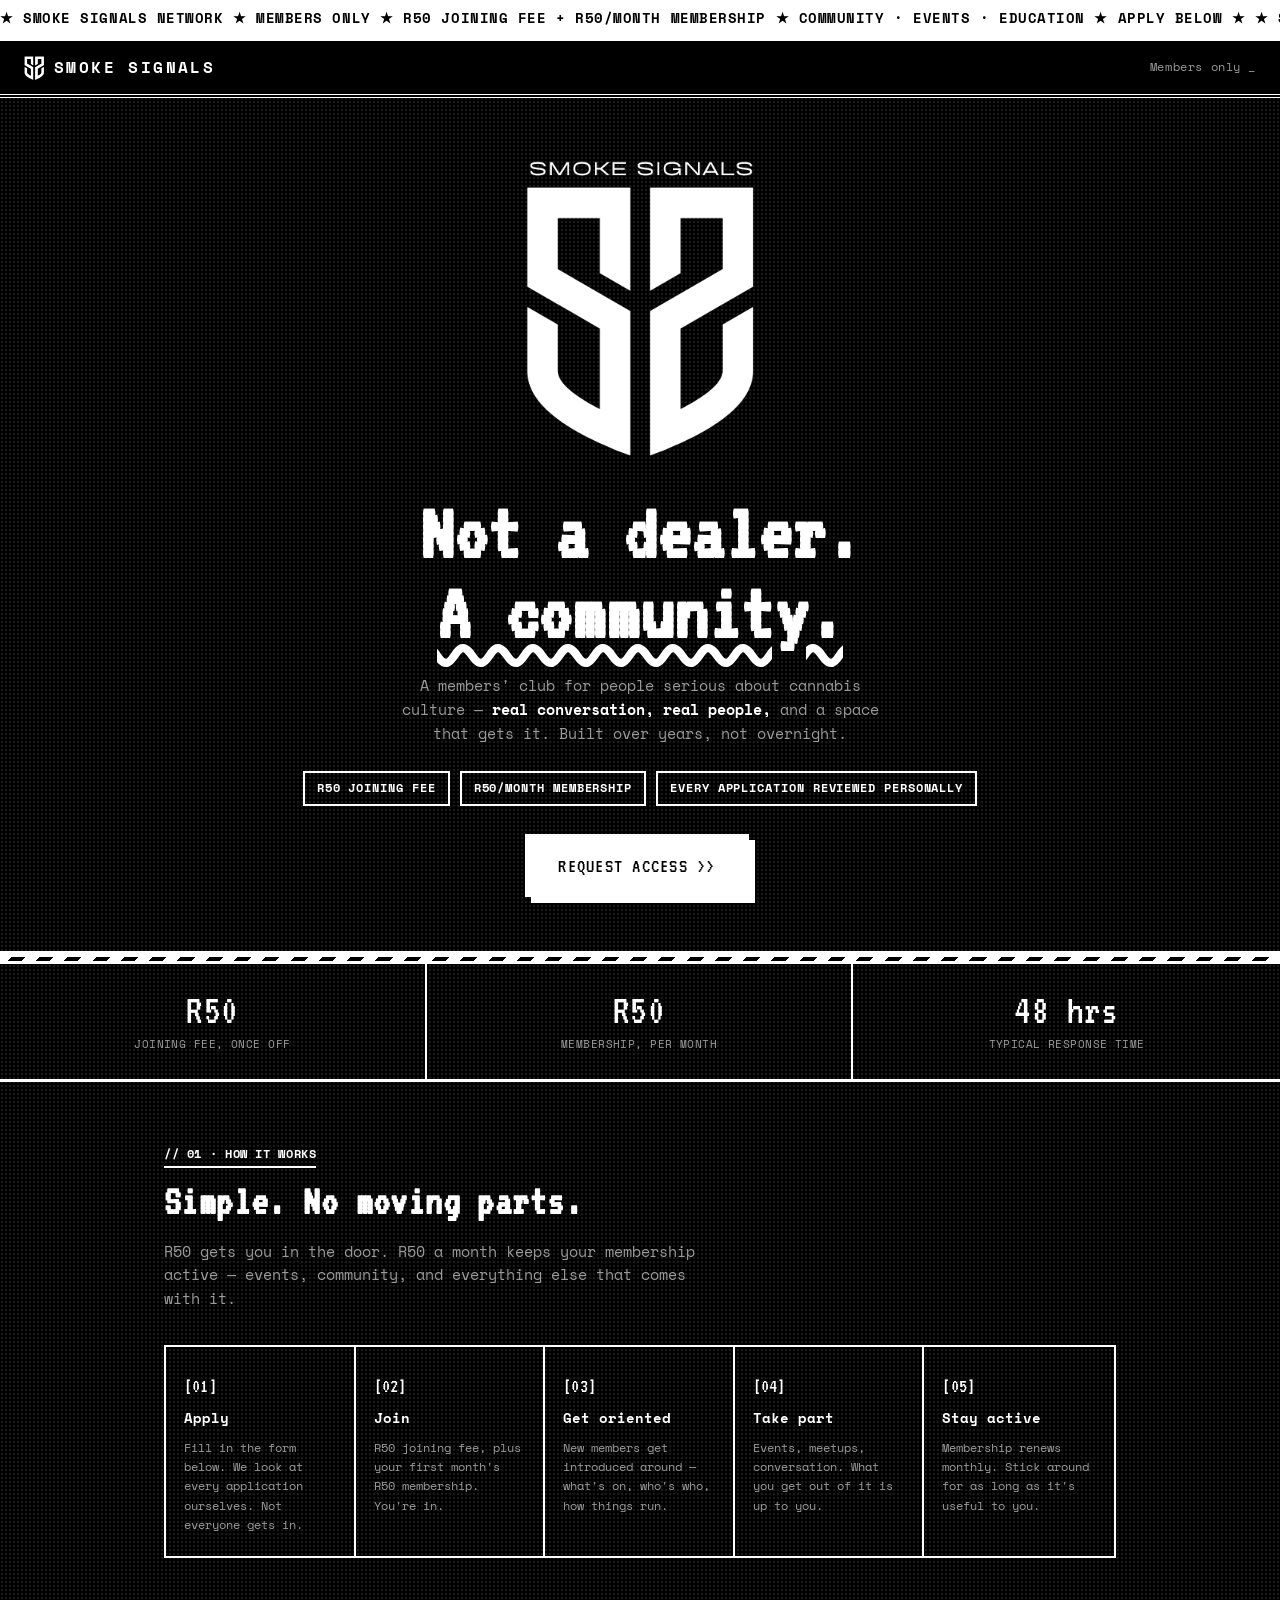
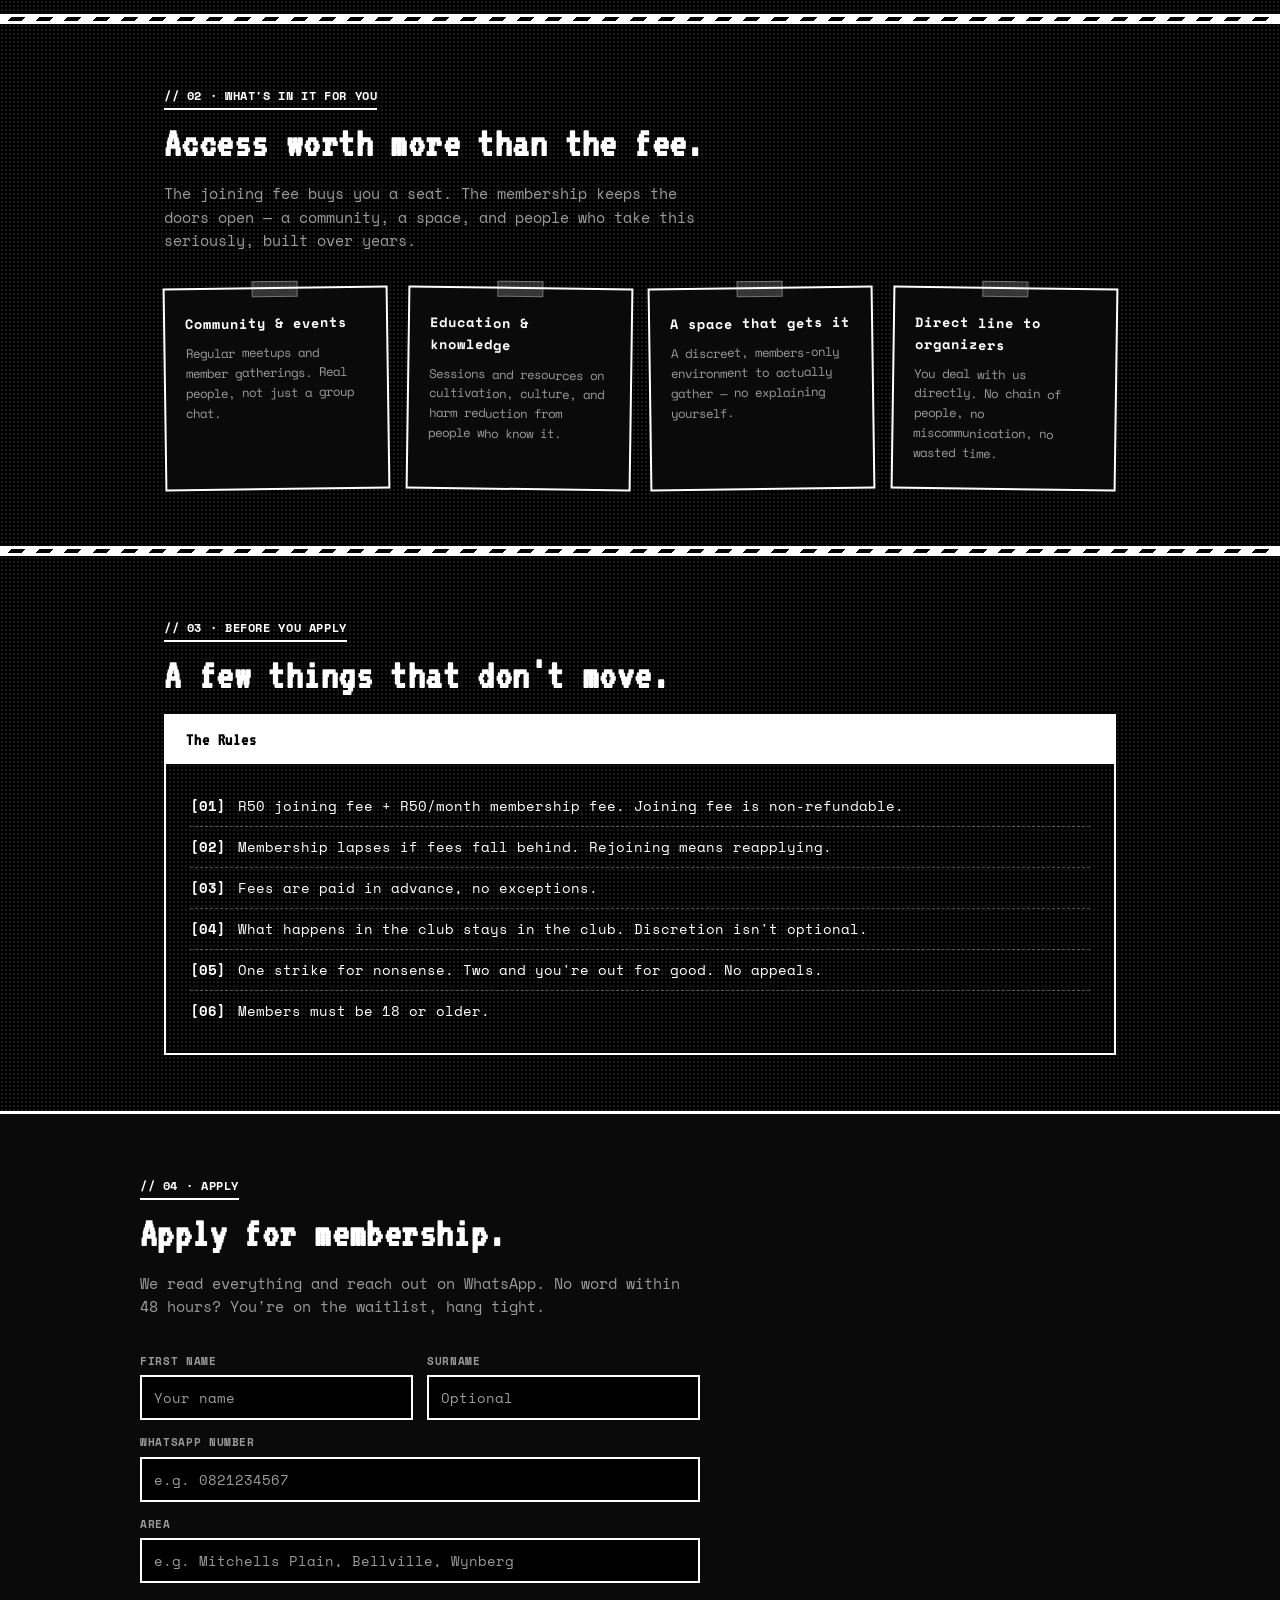
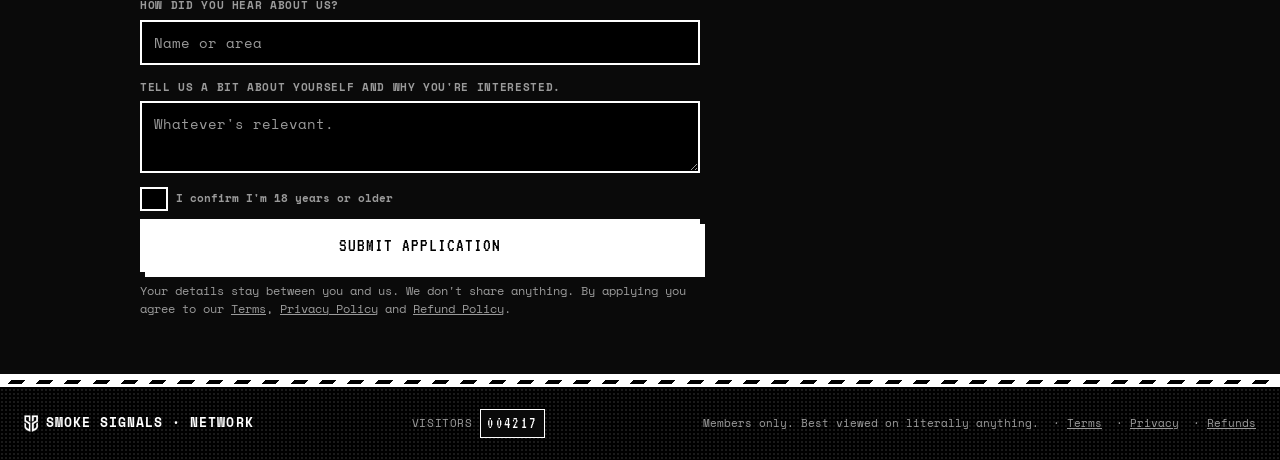
<file: index.html>
<!DOCTYPE html>
<html lang="en">
<head>
  <meta charset="UTF-8">
  <meta name="viewport" content="width=device-width, initial-scale=1.0">
  <meta name="theme-color" content="#000000">
  <title>SMOKE SIGNALS :: THE NETWORK</title>
  <link rel="icon" type="image/png" sizes="32x32" href="assets/favicon-dark-32.png" media="(prefers-color-scheme: light)">
  <link rel="icon" type="image/png" sizes="16x16" href="assets/favicon-dark-16.png" media="(prefers-color-scheme: light)">
  <link rel="icon" type="image/png" sizes="32x32" href="assets/favicon-light-32.png" media="(prefers-color-scheme: dark)">
  <link rel="icon" type="image/png" sizes="16x16" href="assets/favicon-light-16.png" media="(prefers-color-scheme: dark)">
  <link rel="icon" href="assets/favicon.ico">
  <link rel="apple-touch-icon" href="assets/apple-touch-icon.png">
  <link rel="preconnect" href="https://fonts.googleapis.com">
  <link rel="preconnect" href="https://fonts.gstatic.com" crossorigin>
  <link href="https://fonts.googleapis.com/css2?family=VT323&family=Space+Mono:ital,wght@0,400;0,700;1,400&display=swap" rel="stylesheet">
  <style>
    :root {
      --bg:     #000000;
      --panel:  #0a0a0a;
      --ink:    #ffffff;
      --dim:    #9a9a9a;
      --line:   #ffffff;
      --warn:   #ff3b3b;
    }

    *, *::before, *::after { box-sizing: border-box; margin: 0; padding: 0; }
    html { scroll-behavior: smooth; }
    body {
      background: var(--bg);
      background-image:
        radial-gradient(#1a1a1a 1px, transparent 1px);
      background-size: 4px 4px;
      color: var(--ink);
      font-family: 'Space Mono', monospace;
      font-size: 17px;
      line-height: 1.6;
      overflow-x: hidden;
    }
    ::selection { background: var(--ink); color: var(--bg); }
    a { color: inherit; }

    .mono-hd { font-family: 'VT323', monospace; letter-spacing: 0.01em; }

    /* ── Hazard divider ──────────────────────────────────── */
    .hazard {
      height: 10px;
      background: repeating-linear-gradient(-45deg, #fff 0 10px, #000 10px 20px);
      border-top: 3px solid var(--line);
      border-bottom: 3px solid var(--line);
    }

    /* ── Marquee ─────────────────────────────────────────── */
    .marquee {
      background: var(--ink); color: var(--bg);
      overflow: hidden; white-space: nowrap;
      border-bottom: 3px solid var(--line);
    }
    .marquee-track {
      display: inline-block;
      font-weight: 700; letter-spacing: 0.04em;
      font-size: 0.85rem; padding: 8px 0;
      animation: mq 18s linear infinite;
    }
    @keyframes mq { from { transform: translateX(0); } to { transform: translateX(-50%); } }

    /* ── Nav ─────────────────────────────────────────────── */
    nav {
      position: sticky; top: 0; z-index: 100;
      display: flex; align-items: center; justify-content: space-between;
      padding: 14px 24px;
      background: var(--bg);
      border-bottom: 4px double var(--line);
    }
    .nav-logo {
      display: flex; align-items: center; gap: 10px;
      font-size: 1rem; font-weight: 700;
      letter-spacing: 0.15em;
    }
    .brand-mark { flex-shrink: 0; }
    .nav-tag {
      font-size: 0.72rem;
      color: var(--dim);
      letter-spacing: 0.05em;
    }
    .blink { animation: blink 1.1s steps(1) infinite; }
    @keyframes blink { 50% { opacity: 0; } }

    /* ── Hero ────────────────────────────────────────────── */
    .hero {
      padding: 56px 24px 48px;
      text-align: center;
      border-bottom: 3px solid var(--line);
    }
    .hero-mark { width: 240px; max-width: 70vw; margin: 0 auto 32px; display: block; }
    h1.mono-hd {
      font-size: clamp(2.8rem, 10vw, 5.2rem);
      line-height: 0.95;
      margin-bottom: 20px;
    }
    h1.mono-hd em { font-style: normal; text-decoration: underline; text-decoration-style: wavy; text-underline-offset: 8px; }
    .hero-body {
      font-size: 0.95rem;
      color: var(--dim);
      max-width: 480px;
      margin: 0 auto 26px;
    }
    .hero-body strong { color: var(--ink); }
    .tag-row { display: flex; gap: 10px; flex-wrap: wrap; justify-content: center; margin-bottom: 28px; }
    .tag-box {
      border: 2px solid var(--line);
      padding: 6px 12px;
      font-size: 0.72rem; font-weight: 700; letter-spacing: 0.08em;
    }
    .cta-btn {
      display: inline-flex; align-items: center; gap: 10px;
      background: var(--ink); color: var(--bg);
      font-family: 'VT323', monospace;
      font-size: 1.3rem; font-weight: 400;
      letter-spacing: 0.06em; text-transform: uppercase;
      text-decoration: none;
      padding: 12px 30px;
      border: 3px solid var(--line);
      box-shadow: 6px 6px 0 var(--ink);
      margin: 0 6px 6px 0;
      cursor: pointer;
    }
    .cta-btn:active { box-shadow: 2px 2px 0 var(--ink); transform: translate(4px, 4px); }

    /* ── Stats ───────────────────────────────────────────── */
    .stats-inner {
      display: grid;
      grid-template-columns: repeat(3, 1fr);
    }
    .stat {
      padding: 26px 20px;
      border-right: 2px solid var(--line);
      border-bottom: 3px solid var(--line);
      text-align: center;
    }
    .stat:last-child { border-right: none; }
    .stat-val.mono-hd {
      font-size: 2.6rem; line-height: 1;
      margin-bottom: 4px;
    }
    .stat-desc {
      font-size: 0.68rem; color: var(--dim);
      letter-spacing: 0.04em; text-transform: uppercase;
    }

    /* ── Sections ────────────────────────────────────────── */
    section { padding: 56px 24px; max-width: 1000px; margin: 0 auto; }
    .thread-label {
      font-size: 0.78rem; font-weight: 700;
      letter-spacing: 0.05em;
      margin-bottom: 10px;
      display: inline-block;
      border-bottom: 2px solid var(--line);
      padding-bottom: 2px;
    }
    h2.mono-hd {
      font-size: clamp(1.8rem, 4.5vw, 2.6rem);
      line-height: 1.15;
      margin-bottom: 14px;
    }
    .section-body {
      color: var(--dim); font-size: 0.92rem;
      max-width: 540px; margin-bottom: 34px;
    }

    /* ── Steps ───────────────────────────────────────────── */
    .steps {
      display: grid;
      grid-template-columns: repeat(5, 1fr);
      border: 2px solid var(--line);
    }
    .step {
      padding: 22px 18px;
      border-right: 2px solid var(--line);
    }
    .step:last-child { border-right: none; }
    .step-n.mono-hd { font-size: 1.3rem; margin-bottom: 6px; }
    .step-title { font-size: 0.85rem; font-weight: 700; margin-bottom: 8px; }
    .step-copy { font-size: 0.78rem; color: var(--dim); line-height: 1.55; }

    /* ── Perks (zine clippings) ──────────────────────────── */
    .perks {
      display: grid;
      grid-template-columns: repeat(4, 1fr);
      gap: 18px;
    }
    .perk {
      background: var(--panel);
      border: 2px solid var(--line);
      padding: 24px 20px;
      position: relative;
    }
    .perk:nth-child(odd)  { transform: rotate(-0.8deg); }
    .perk:nth-child(even) { transform: rotate(0.8deg); }
    .perk::before {
      content: '';
      position: absolute; top: -8px; left: 50%;
      width: 46px; height: 16px;
      margin-left: -23px;
      background: rgba(255,255,255,0.18);
      border: 1px solid rgba(255,255,255,0.3);
    }
    .perk-title { font-size: 0.85rem; font-weight: 700; margin-bottom: 8px; }
    .perk-copy { font-size: 0.78rem; color: var(--dim); line-height: 1.6; }

    /* ── Rules ───────────────────────────────────────────── */
    .rules-wrap {
      border: 2px solid var(--line);
    }
    .rules-wrap h3.mono-hd {
      font-size: 1.1rem; letter-spacing: 0.05em;
      padding: 10px 20px;
      background: var(--ink); color: var(--bg);
    }
    .rules-body { padding: 22px 24px; }
    .rule {
      display: flex; gap: 12px;
      padding: 9px 0;
      border-bottom: 1px dashed rgba(255,255,255,0.3);
      font-size: 0.86rem;
    }
    .rule:last-child { border-bottom: none; }
    .rule-box { flex-shrink: 0; font-weight: 700; }

    /* ── Apply ───────────────────────────────────────────── */
    #apply {
      background: var(--panel);
      border-top: 3px solid var(--line);
      border-bottom: 3px solid var(--line);
      padding: 56px 24px;
    }
    #apply .inner { max-width: 1000px; margin: 0 auto; }
    .form-wrap { max-width: 560px; }
    .form-grid {
      display: grid;
      grid-template-columns: 1fr 1fr;
      gap: 14px;
    }
    .fg { display: flex; flex-direction: column; gap: 5px; }
    .fg.full { grid-column: 1 / -1; }
    label {
      font-size: 0.68rem; font-weight: 700;
      letter-spacing: 0.06em; text-transform: uppercase;
      color: var(--dim);
    }
    input, select, textarea {
      background: var(--bg);
      border: 2px solid var(--ink);
      color: var(--ink);
      font-family: 'Space Mono', monospace;
      font-size: 0.88rem;
      padding: 10px 12px;
      width: 100%; outline: none;
      appearance: none;
    }
    input:focus, select:focus, textarea:focus { background: var(--ink); color: var(--bg); }
    input::placeholder, textarea::placeholder { color: var(--dim); }
    select { cursor: pointer; }
    select option { background: var(--bg); color: var(--ink); }
    textarea { resize: vertical; min-height: 72px; }
    .submit-btn {
      margin-top: 8px; width: 100%; padding: 14px;
      background: var(--ink); color: var(--bg);
      border: 3px solid var(--line); cursor: pointer;
      font-family: 'VT323', monospace;
      font-size: 1.2rem; letter-spacing: 0.05em; text-transform: uppercase;
      box-shadow: 5px 5px 0 var(--ink);
    }
    .submit-btn:active:not(:disabled) { box-shadow: 1px 1px 0 var(--ink); transform: translate(4px,4px); }
    .submit-btn:disabled { opacity: 0.45; cursor: not-allowed; }
    .form-note {
      font-size: 0.72rem; color: var(--dim);
      margin-top: 10px; line-height: 1.55;
    }

    /* ── Validation ─────────────────────────────────────── */
    .field-error {
      font-size: 0.7rem;
      color: var(--warn);
      margin-top: 3px;
      font-weight: 700;
    }
    input.invalid, select.invalid, textarea.invalid {
      border-color: var(--warn);
    }

    /* ── Success ─────────────────────────────────────────── */
    #success { display: none; padding: 24px 0; }
    .success-mark.mono-hd { font-size: 2.4rem; margin-bottom: 10px; }
    #success h3.mono-hd { font-size: 1.4rem; margin-bottom: 8px; }
    #success p { color: var(--dim); font-size: 0.88rem; }

    /* ── Footer ──────────────────────────────────────────── */
    footer {
      padding: 22px 24px;
      display: flex; align-items: center; justify-content: space-between;
      flex-wrap: wrap; gap: 14px;
    }
    .foot-logo { display: flex; align-items: center; gap: 8px; font-size: 0.8rem; font-weight: 700; letter-spacing: 0.08em; }
    .foot-note { font-size: 0.7rem; color: var(--dim); }
    .hit-counter {
      display: inline-flex; align-items: center; gap: 8px;
      font-size: 0.68rem; color: var(--dim); letter-spacing: 0.05em;
    }
    .hit-counter .digits {
      font-family: 'VT323', monospace; font-size: 1rem;
      color: var(--ink); background: var(--panel);
      border: 1px solid var(--line);
      padding: 1px 6px; letter-spacing: 0.15em;
    }

    /* ── Responsive ──────────────────────────────────────── */
    @media (max-width: 900px) {
      .steps { grid-template-columns: 1fr 1fr; }
      .step:nth-child(2) { border-right: none; }
      .step:nth-child(3), .step:nth-child(4) { border-top: 2px solid var(--line); }
      .step:nth-child(5) { grid-column: 1 / -1; border-right: none; border-top: 2px solid var(--line); }
      .perks { grid-template-columns: repeat(2, 1fr); }
    }
    @media (max-width: 660px) {
      nav { padding: 12px 16px; }
      .nav-tag { display: none; }
      section { padding: 44px 18px; }
      #apply { padding: 44px 18px; }
      .stats-inner { grid-template-columns: 1fr; }
      .stat { border-right: none; padding: 22px 20px; }
      .steps { grid-template-columns: 1fr; }
      .step { border-right: none; border-bottom: 2px solid var(--line); }
      .step:last-child { border-bottom: none; }
      .step:nth-child(3), .step:nth-child(4), .step:nth-child(5) { border-top: none; grid-column: auto; }
      .perks { grid-template-columns: 1fr; }
      .perk { transform: none !important; }
      .form-grid { grid-template-columns: 1fr; }
      .fg.full { grid-column: 1; }
      footer { flex-direction: column; align-items: flex-start; }
    }
  </style>
</head>
<body>

  <div class="marquee">
    <div class="marquee-track">
      ★ SMOKE SIGNALS NETWORK ★ MEMBERS ONLY ★ R50 JOINING FEE + R50/MONTH MEMBERSHIP ★ COMMUNITY · EVENTS · EDUCATION ★ APPLY BELOW ★
      ★ SMOKE SIGNALS NETWORK ★ MEMBERS ONLY ★ R50 JOINING FEE + R50/MONTH MEMBERSHIP ★ COMMUNITY · EVENTS · EDUCATION ★ APPLY BELOW ★
    </div>
  </div>

  <nav>
    <div class="nav-logo">
      <img class="brand-mark" src="assets/icon-white.png" width="20" height="24" alt="">
      SMOKE SIGNALS
    </div>
    <div class="nav-tag">Members only <span class="blink">_</span></div>
  </nav>

  <!-- Hero -->
  <div class="hero">
    <img class="hero-mark" src="assets/logo-full-transparent.png" alt="Smoke Signals">
    <h1 class="mono-hd">Not a dealer.<br><em>A community.</em></h1>
    <p class="hero-body">
      A members' club for people serious about cannabis culture — <strong>real conversation, real people,</strong>
      and a space that gets it. Built over years, not overnight.
    </p>
    <div class="tag-row">
      <span class="tag-box">R50 JOINING FEE</span>
      <span class="tag-box">R50/MONTH MEMBERSHIP</span>
      <span class="tag-box">EVERY APPLICATION REVIEWED PERSONALLY</span>
    </div>
    <a href="#apply" class="cta-btn">Request Access &gt;&gt;</a>
  </div>

  <div class="hazard"></div>

  <!-- Stats -->
  <div class="stats-inner">
    <div class="stat">
      <div class="stat-val mono-hd">R50</div>
      <div class="stat-desc">Joining fee, once off</div>
    </div>
    <div class="stat">
      <div class="stat-val mono-hd">R50</div>
      <div class="stat-desc">Membership, per month</div>
    </div>
    <div class="stat">
      <div class="stat-val mono-hd">48 hrs</div>
      <div class="stat-desc">Typical response time</div>
    </div>
  </div>

  <!-- How it works -->
  <section>
    <p class="thread-label">// 01 · HOW IT WORKS</p>
    <h2 class="mono-hd">Simple. No moving parts.</h2>
    <p class="section-body">
      R50 gets you in the door. R50 a month keeps your membership active —
      events, community, and everything else that comes with it.
    </p>
    <div class="steps">
      <div class="step">
        <p class="step-n mono-hd">[01]</p>
        <p class="step-title">Apply</p>
        <p class="step-copy">Fill in the form below. We look at every application ourselves. Not everyone gets in.</p>
      </div>
      <div class="step">
        <p class="step-n mono-hd">[02]</p>
        <p class="step-title">Join</p>
        <p class="step-copy">R50 joining fee, plus your first month's R50 membership. You're in.</p>
      </div>
      <div class="step">
        <p class="step-n mono-hd">[03]</p>
        <p class="step-title">Get oriented</p>
        <p class="step-copy">New members get introduced around — what's on, who's who, how things run.</p>
      </div>
      <div class="step">
        <p class="step-n mono-hd">[04]</p>
        <p class="step-title">Take part</p>
        <p class="step-copy">Events, meetups, conversation. What you get out of it is up to you.</p>
      </div>
      <div class="step">
        <p class="step-n mono-hd">[05]</p>
        <p class="step-title">Stay active</p>
        <p class="step-copy">Membership renews monthly. Stick around for as long as it's useful to you.</p>
      </div>
    </div>
  </section>

  <div class="hazard"></div>

  <!-- What you get -->
  <section>
    <p class="thread-label">// 02 · WHAT'S IN IT FOR YOU</p>
    <h2 class="mono-hd">Access worth more than the fee.</h2>
    <p class="section-body">
      The joining fee buys you a seat. The membership keeps the doors open —
      a community, a space, and people who take this seriously, built over years.
    </p>
    <div class="perks">
      <div class="perk">
        <p class="perk-title">Community & events</p>
        <p class="perk-copy">Regular meetups and member gatherings. Real people, not just a group chat.</p>
      </div>
      <div class="perk">
        <p class="perk-title">Education & knowledge</p>
        <p class="perk-copy">Sessions and resources on cultivation, culture, and harm reduction from people who know it.</p>
      </div>
      <div class="perk">
        <p class="perk-title">A space that gets it</p>
        <p class="perk-copy">A discreet, members-only environment to actually gather — no explaining yourself.</p>
      </div>
      <div class="perk">
        <p class="perk-title">Direct line to organizers</p>
        <p class="perk-copy">You deal with us directly. No chain of people, no miscommunication, no wasted time.</p>
      </div>
    </div>
  </section>

  <div class="hazard"></div>

  <!-- Rules -->
  <section>
    <p class="thread-label">// 03 · BEFORE YOU APPLY</p>
    <h2 class="mono-hd">A few things that don't move.</h2>
    <div class="rules-wrap">
      <h3 class="mono-hd">The Rules</h3>
      <div class="rules-body">
        <div class="rule"><span class="rule-box">[01]</span><span>R50 joining fee + R50/month membership fee. Joining fee is non-refundable.</span></div>
        <div class="rule"><span class="rule-box">[02]</span><span>Membership lapses if fees fall behind. Rejoining means reapplying.</span></div>
        <div class="rule"><span class="rule-box">[03]</span><span>Fees are paid in advance, no exceptions.</span></div>
        <div class="rule"><span class="rule-box">[04]</span><span>What happens in the club stays in the club. Discretion isn't optional.</span></div>
        <div class="rule"><span class="rule-box">[05]</span><span>One strike for nonsense. Two and you're out for good. No appeals.</span></div>
        <div class="rule"><span class="rule-box">[06]</span><span>Members must be 18 or older.</span></div>
      </div>
    </div>
  </section>

  <!-- Apply -->
  <div id="apply">
    <div class="inner">
      <p class="thread-label">// 04 · APPLY</p>
      <h2 class="mono-hd">Apply for membership.</h2>
      <p class="section-body">
        We read everything and reach out on WhatsApp. No word within 48 hours?
        You're on the waitlist, hang tight.
      </p>
      <div class="form-wrap">
        <div id="form-area">
          <form id="waitlist-form">
            <div class="form-grid">
              <div class="fg">
                <label>First Name</label>
                <input type="text" id="f-fname" placeholder="Your name" required>
              </div>
              <div class="fg">
                <label>Surname</label>
                <input type="text" id="f-lname" placeholder="Optional">
              </div>
              <div class="fg full">
                <label>WhatsApp Number</label>
                <input type="tel" id="f-whatsapp" placeholder="e.g. 0821234567" required>
              </div>
              <div class="fg full">
                <label>Area</label>
                <input type="text" id="f-area" placeholder="e.g. Mitchells Plain, Bellville, Wynberg" required>
              </div>
              <div class="fg full">
                <label>How did you hear about us?</label>
                <input type="text" id="f-source" placeholder="Name or area">
              </div>
              <div class="fg full">
                <label>Tell us a bit about yourself and why you're interested.</label>
                <textarea id="f-notes" placeholder="Whatever's relevant."></textarea>
              </div>
              <div class="fg full">
                <label style="display:flex; align-items:center; gap:8px; text-transform:none; letter-spacing:normal;">
                  <input type="checkbox" id="f-age" style="width:auto;" required>
                  I confirm I'm 18 years or older
                </label>
              </div>
            </div>
            <!-- Honeypot: hidden from real users, bots will fill it -->
            <div style="position:absolute;left:-9999px;top:-9999px" aria-hidden="true">
              <input type="text" id="f-pot" tabindex="-1" autocomplete="off">
            </div>
            <button type="submit" class="submit-btn" id="submit-btn">Submit application</button>
            <p class="form-note">
              Your details stay between you and us. We don't share anything.
              By applying you agree to our <a href="terms/" style="color:inherit;">Terms</a>,
              <a href="privacy/" style="color:inherit;">Privacy Policy</a> and
              <a href="refunds/" style="color:inherit;">Refund Policy</a>.
            </p>
          </form>
        </div>
        <div id="success">
          <div class="success-mark mono-hd">[ OK ]</div>
          <h3 class="mono-hd">Application received.</h3>
          <p>We'll be in touch on WhatsApp within 48 hours.<br>No word? You're on the waitlist.</p>
        </div>
      </div>
    </div>
  </div>

  <div class="hazard"></div>

  <!-- Footer -->
  <footer>
    <div class="foot-logo">
      <img class="brand-mark" src="assets/icon-white.png" width="14" height="17" alt="">
      SMOKE SIGNALS · NETWORK
    </div>
    <div class="hit-counter">VISITORS <span class="digits">004217</span></div>
    <p class="foot-note">
      Members only. Best viewed on literally anything.
      &nbsp;·&nbsp;<a href="terms/" style="color:inherit;">Terms</a>
      &nbsp;·&nbsp;<a href="privacy/" style="color:inherit;">Privacy</a>
      &nbsp;·&nbsp;<a href="refunds/" style="color:inherit;">Refunds</a>
    </p>
  </footer>

  <script>
    const APPS_SCRIPT_URL = 'https://script.google.com/macros/s/AKfycbzYd-vLgKl1ib9po9G36c2e96r23I1kDN7Qg9Yu3yZcUuWSDAUJXocZKohyzeKTkr5s/exec';
    const RATE_LIMIT_KEY = 'nw_last_submit';
    const RATE_LIMIT_MS  = 120000;

    function sanitize(str, maxLen) {
      if (!str) return '';
      return str
        .replace(/<[^>]*>/g, '')
        .replace(/[<>"'`\\]/g, '')
        .replace(/javascript:/gi, '')
        .replace(/on\w+\s*=/gi, '')
        .trim()
        .substring(0, maxLen || 200);
    }

    function validateWhatsApp(num) {
      const c = num.replace(/[\s\-\(\)\+]/g, '');
      return /^(0[6-8][0-9]{8}|27[6-8][0-9]{8})$/.test(c);
    }

    function normalizeWhatsApp(num) {
      const c = num.replace(/[\s\-\(\)]/g, '');
      if (c.startsWith('+27') && c.length === 12) return c;
      if (c.startsWith('27')  && c.length === 11) return '+27' + c.substring(2);
      if (c.startsWith('0')   && c.length === 10) return '+27' + c.substring(1);
      return c;
    }

    function showError(id, msg) {
      const el = document.getElementById(id);
      el.classList.add('invalid');
      if (!el.parentElement.querySelector('.field-error')) {
        const err = document.createElement('span');
        err.className = 'field-error';
        err.textContent = msg;
        el.parentElement.appendChild(err);
      }
    }

    function clearErrors() {
      document.querySelectorAll('.invalid').forEach(el => el.classList.remove('invalid'));
      document.querySelectorAll('.field-error').forEach(el => el.remove());
    }

    document.getElementById('waitlist-form').addEventListener('submit', async (e) => {
      e.preventDefault();
      clearErrors();

      // Honeypot check
      if (document.getElementById('f-pot').value !== '') return;

      // Rate limit
      const last = localStorage.getItem(RATE_LIMIT_KEY);
      if (last && Date.now() - parseInt(last) < RATE_LIMIT_MS) {
        showError('f-fname', 'Please wait before submitting again.');
        return;
      }

      // Sanitize
      const fname    = sanitize(document.getElementById('f-fname').value, 60);
      const lname    = sanitize(document.getElementById('f-lname').value, 60);
      const whatsapp = document.getElementById('f-whatsapp').value.trim();
      const area     = sanitize(document.getElementById('f-area').value, 100);
      const source   = sanitize(document.getElementById('f-source').value, 100);
      const notes    = sanitize(document.getElementById('f-notes').value, 500);
      const age      = document.getElementById('f-age').checked;

      // Validate
      let valid = true;
      if (!fname) { showError('f-fname', 'First name is required.'); valid = false; }
      if (!whatsapp || !validateWhatsApp(whatsapp)) { showError('f-whatsapp', 'Enter a valid SA number, e.g. 0821234567.'); valid = false; }
      if (!area) { showError('f-area', 'Area is required.'); valid = false; }
      if (!age) { showError('f-age', 'You must confirm you are 18 or older.'); valid = false; }
      if (!valid) return;

      const btn = document.getElementById('submit-btn');
      btn.disabled = true;
      btn.textContent = 'Sending...';

      const params = new URLSearchParams({
        submittedAt: new Date().toISOString(),
        fname, lname,
        whatsapp: normalizeWhatsApp(whatsapp),
        area, source, notes,
        age: age ? 'yes' : 'no',
        pot: '',
      });

      try {
        await fetch(APPS_SCRIPT_URL + '?' + params.toString(), { method: 'GET', mode: 'no-cors' });
        localStorage.setItem(RATE_LIMIT_KEY, Date.now().toString());
        document.getElementById('form-area').style.display = 'none';
        document.getElementById('success').style.display = 'block';
      } catch (err) {
        console.warn(err);
        btn.textContent = 'Failed. Try again.';
        btn.disabled = false;
      }
    });
  </script>

</body>
</html>
</file>
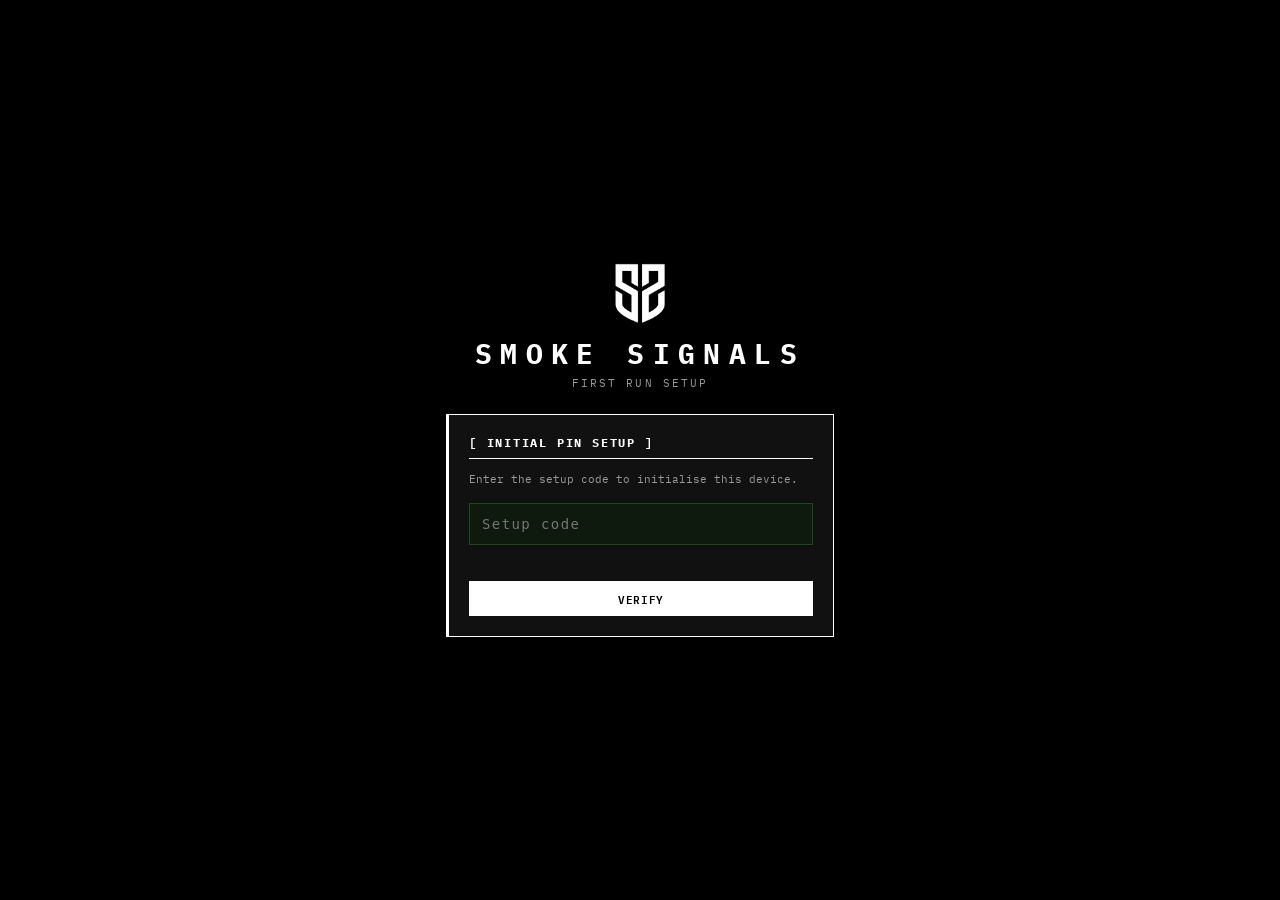
<file: POS/index.html>
<!DOCTYPE html>
<html lang="en">
<head>
  <meta charset="UTF-8">
  <meta name="viewport" content="width=device-width, initial-scale=1.0">
  <meta name="theme-color" content="#0a0f0a">
  <meta name="apple-mobile-web-app-capable" content="yes">
  <meta name="apple-mobile-web-app-status-bar-style" content="black">
  <title>Smoke Signals POS</title>
  <link rel="icon" type="image/png" sizes="32x32" href="../assets/favicon-dark-32.png" media="(prefers-color-scheme: light)">
  <link rel="icon" type="image/png" sizes="16x16" href="../assets/favicon-dark-16.png" media="(prefers-color-scheme: light)">
  <link rel="icon" type="image/png" sizes="32x32" href="../assets/favicon-light-32.png" media="(prefers-color-scheme: dark)">
  <link rel="icon" type="image/png" sizes="16x16" href="../assets/favicon-light-16.png" media="(prefers-color-scheme: dark)">
  <link rel="icon" href="../assets/favicon.ico">
  <link rel="apple-touch-icon" href="../assets/apple-touch-icon.png">
  <link rel="preconnect" href="https://fonts.googleapis.com">
  <link rel="preconnect" href="https://fonts.gstatic.com" crossorigin>
  <link href="https://fonts.googleapis.com/css2?family=IBM+Plex+Mono:ital,wght@0,100;0,200;0,300;0,400;0,500;0,600;0,700;1,400&display=swap" rel="stylesheet">
  <link rel="stylesheet" href="css/styles.css">
</head>
<body>

  <!-- ── Login Screen ───────────────────────────────────────────────────────── -->
  <div id="login-screen"></div>

  <!-- ── App Screen ────────────────────────────────────────────────────────── -->
  <div id="app-screen" class="hidden">

    <!-- Top Status Bar -->
    <div id="top-bar"></div>

    <!-- Tab Navigation -->
    <div id="tab-nav"></div>

    <!-- Main Content -->
    <div id="content"></div>

    <!-- Bottom Status Bar -->
    <div id="bottom-bar">
      <span id="sync-status"><span class="status-dot dim">●</span> OFFLINE</span>
      <span id="session-info"></span>
      <span style="margin-left:auto" id="last-sync-time">NOT SYNCED</span>
    </div>

    <!-- Function Key Bar -->
    <div id="fn-bar"></div>

  </div>

  <!-- ── Toast Notifications ────────────────────────────────────────────────── -->
  <div id="toast-container" role="status" aria-live="polite"></div>

  <!-- ── Scripts (load order matters — no bundler) ─────────────────────────── -->
  <script src="config.js"></script>
  <script src="js/data.js"></script>
  <script src="js/auth.js"></script>
  <script src="js/ui.js"></script>
  <script src="js/sales.js"></script>
  <script src="js/inventory.js"></script>
  <script src="js/customers.js"></script>
  <script src="js/reports.js"></script>
  <script src="js/cashup.js"></script>
  <script src="js/credit.js"></script>
  <script src="js/admin.js"></script>

  <!-- ── Bootstrap ──────────────────────────────────────────────────────────── -->
  <script>
    document.addEventListener('DOMContentLoaded', async () => {
      // Initialise data layer (seeds if fresh install)
      Data.init();

      // Restore last sync timestamp
      const lastSync = Data.lsGet(CONFIG.KEYS.LAST_SYNC);
      if (lastSync) App.lastSyncTime = lastSync;

      // Start UI clock
      UI.init();

      // Fetch staff PINs from Sheets before showing login —
      // ensures any device can log in without going through setup wizard again
      await Data.fetchStaffFromSheets();

      // Determine starting state
      if (Auth.isLoggedIn()) {
        Auth.startWatchdog();
        UI.showApp();
      } else {
        Auth.showLoginScreen();
      }

      // Process any queued syncs from previous session
      Data.processQueue();
    });
  </script>

</body>
</html>
</file>
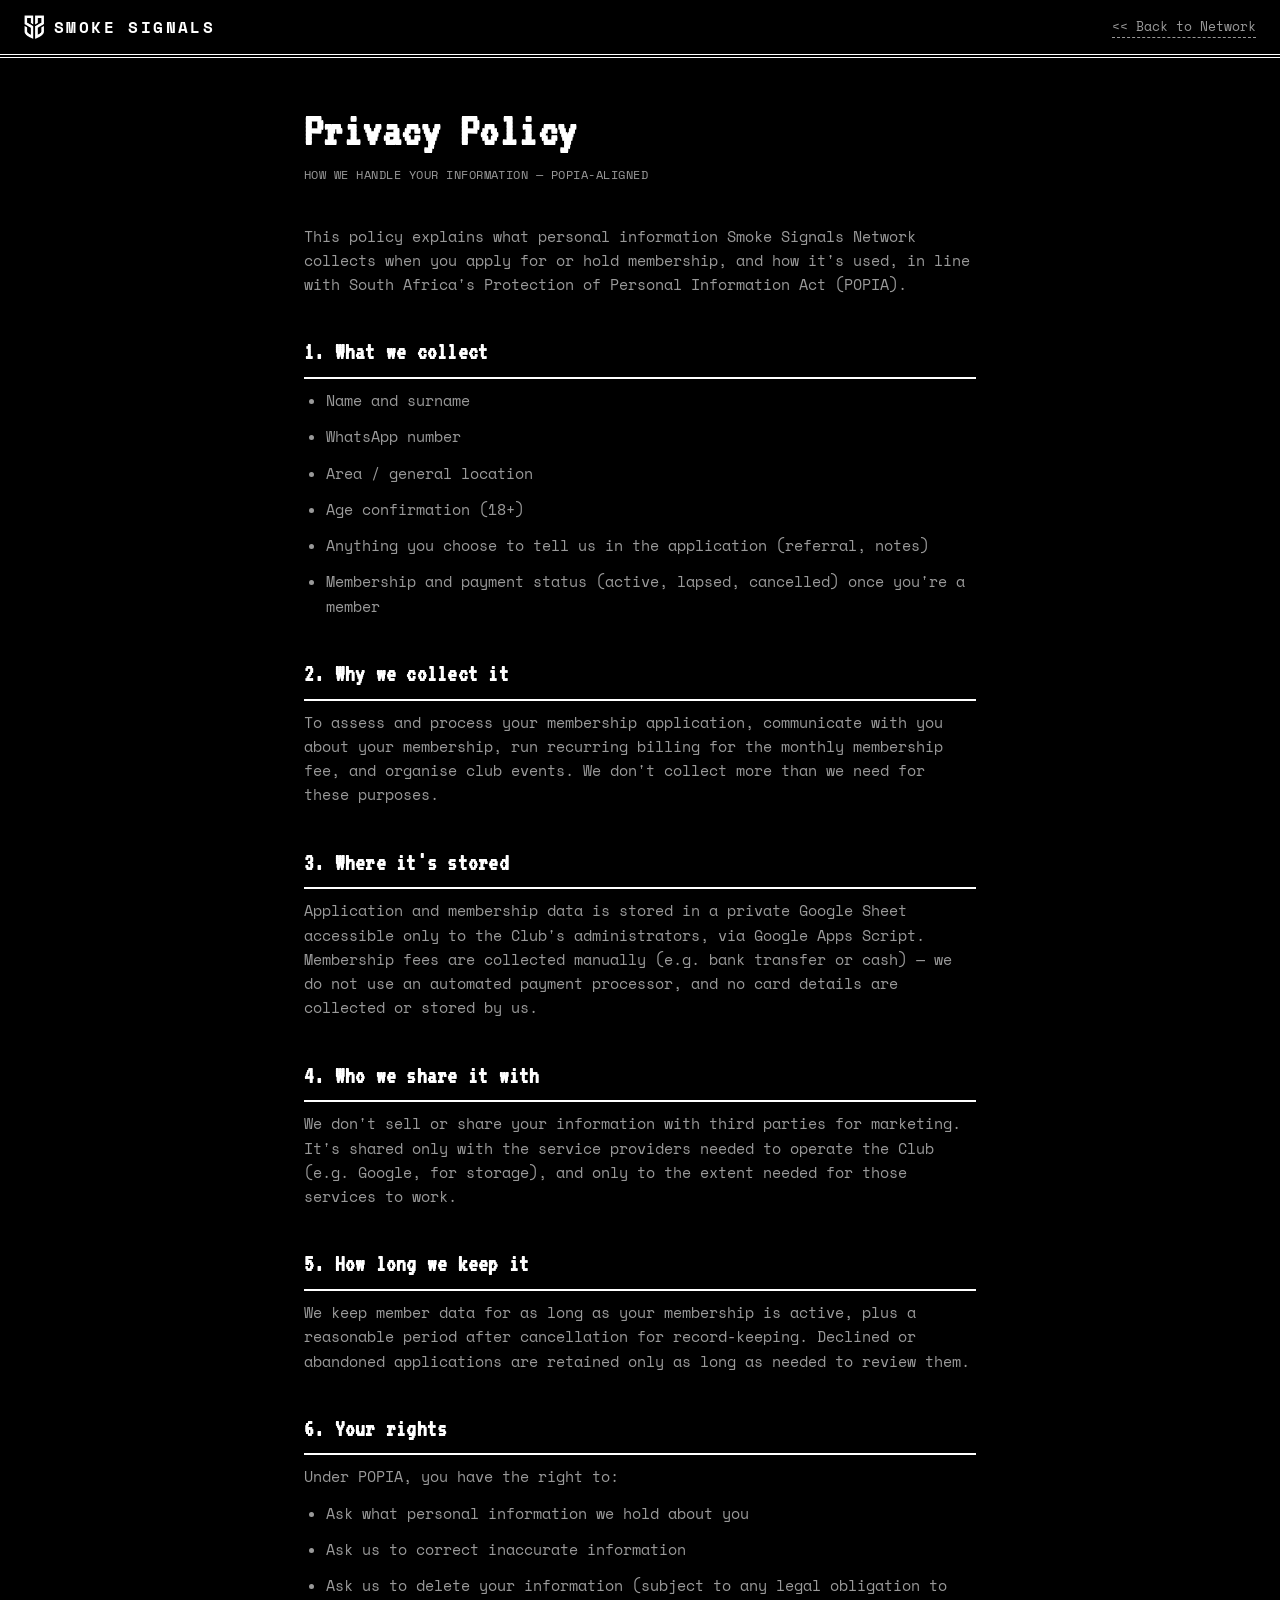
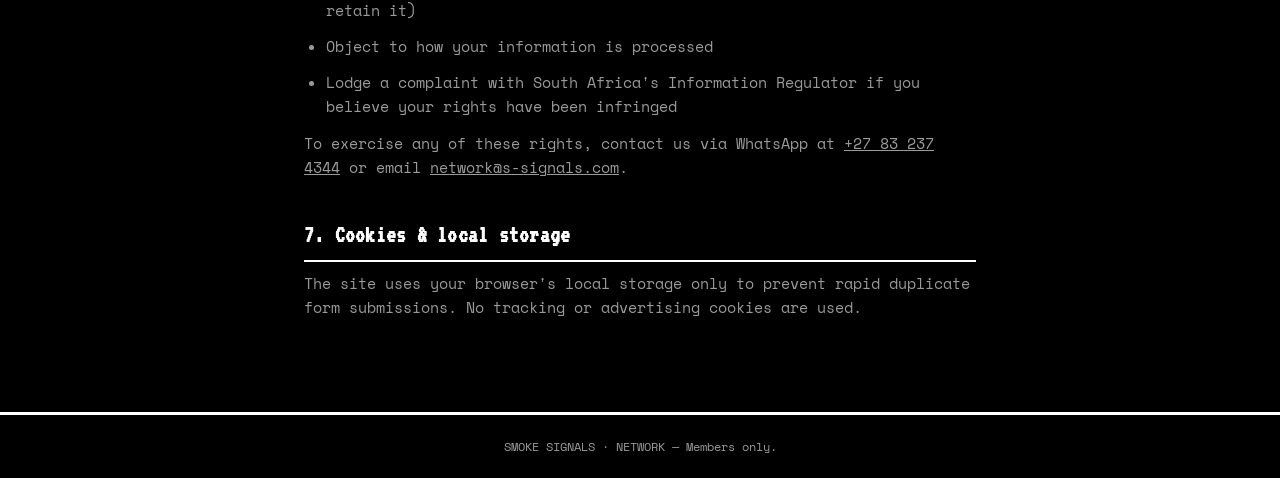
<file: privacy/index.html>
<!DOCTYPE html>
<html lang="en">
<head>
  <meta charset="UTF-8">
  <meta name="viewport" content="width=device-width, initial-scale=1.0">
  <meta name="theme-color" content="#000000">
  <title>SMOKE SIGNALS :: PRIVACY POLICY</title>
  <link rel="icon" type="image/png" sizes="32x32" href="../assets/favicon-dark-32.png" media="(prefers-color-scheme: light)">
  <link rel="icon" type="image/png" sizes="16x16" href="../assets/favicon-dark-16.png" media="(prefers-color-scheme: light)">
  <link rel="icon" type="image/png" sizes="32x32" href="../assets/favicon-light-32.png" media="(prefers-color-scheme: dark)">
  <link rel="icon" type="image/png" sizes="16x16" href="../assets/favicon-light-16.png" media="(prefers-color-scheme: dark)">
  <link rel="icon" href="../assets/favicon.ico">
  <link rel="apple-touch-icon" href="../assets/apple-touch-icon.png">
  <link rel="preconnect" href="https://fonts.googleapis.com">
  <link rel="preconnect" href="https://fonts.gstatic.com" crossorigin>
  <link href="https://fonts.googleapis.com/css2?family=VT323&family=Space+Mono:ital,wght@0,400;0,700;1,400&display=swap" rel="stylesheet">
  <link rel="stylesheet" href="../legal/styles.css">
</head>
<body>

  <nav>
    <div class="nav-logo">
      <img src="../assets/icon-white.png" width="20" height="24" alt="">
      SMOKE SIGNALS
    </div>
    <a class="back-link" href="../">&lt;&lt; Back to Network</a>
  </nav>

  <main>
    <h1 class="mono-hd">Privacy Policy</h1>
    <p class="updated">How we handle your information — POPIA-aligned</p>

    <p>
      This policy explains what personal information Smoke Signals Network collects when you apply for or hold
      membership, and how it's used, in line with South Africa's Protection of Personal Information Act (POPIA).
    </p>

    <h2 class="mono-hd">1. What we collect</h2>
    <ul>
      <li>Name and surname</li>
      <li>WhatsApp number</li>
      <li>Area / general location</li>
      <li>Age confirmation (18+)</li>
      <li>Anything you choose to tell us in the application (referral, notes)</li>
      <li>Membership and payment status (active, lapsed, cancelled) once you're a member</li>
    </ul>

    <h2 class="mono-hd">2. Why we collect it</h2>
    <p>
      To assess and process your membership application, communicate with you about your membership, run
      recurring billing for the monthly membership fee, and organise club events. We don't collect more than
      we need for these purposes.
    </p>

    <h2 class="mono-hd">3. Where it's stored</h2>
    <p>
      Application and membership data is stored in a private Google Sheet accessible only to the Club's
      administrators, via Google Apps Script. Membership fees are collected manually (e.g. bank transfer or
      cash) — we do not use an automated payment processor, and no card details are collected or stored by us.
    </p>

    <h2 class="mono-hd">4. Who we share it with</h2>
    <p>
      We don't sell or share your information with third parties for marketing. It's shared only with the
      service providers needed to operate the Club (e.g. Google, for storage), and only to the extent needed
      for those services to work.
    </p>

    <h2 class="mono-hd">5. How long we keep it</h2>
    <p>
      We keep member data for as long as your membership is active, plus a reasonable period after cancellation
      for record-keeping. Declined or abandoned applications are retained only as long as needed to review them.
    </p>

    <h2 class="mono-hd">6. Your rights</h2>
    <p>Under POPIA, you have the right to:</p>
    <ul>
      <li>Ask what personal information we hold about you</li>
      <li>Ask us to correct inaccurate information</li>
      <li>Ask us to delete your information (subject to any legal obligation to retain it)</li>
      <li>Object to how your information is processed</li>
      <li>Lodge a complaint with South Africa's Information Regulator if you believe your rights have been infringed</li>
    </ul>
    <p>
      To exercise any of these rights, contact us via WhatsApp at <a href="https://wa.me/27832374344">+27 83 237 4344</a>
      or email <a href="mailto:network@s-signals.com">network@s-signals.com</a>.
    </p>

    <h2 class="mono-hd">7. Cookies &amp; local storage</h2>
    <p>
      The site uses your browser's local storage only to prevent rapid duplicate form submissions. No tracking
      or advertising cookies are used.
    </p>
  </main>

  <footer>SMOKE SIGNALS · NETWORK — Members only.</footer>

</body>
</html>
</file>
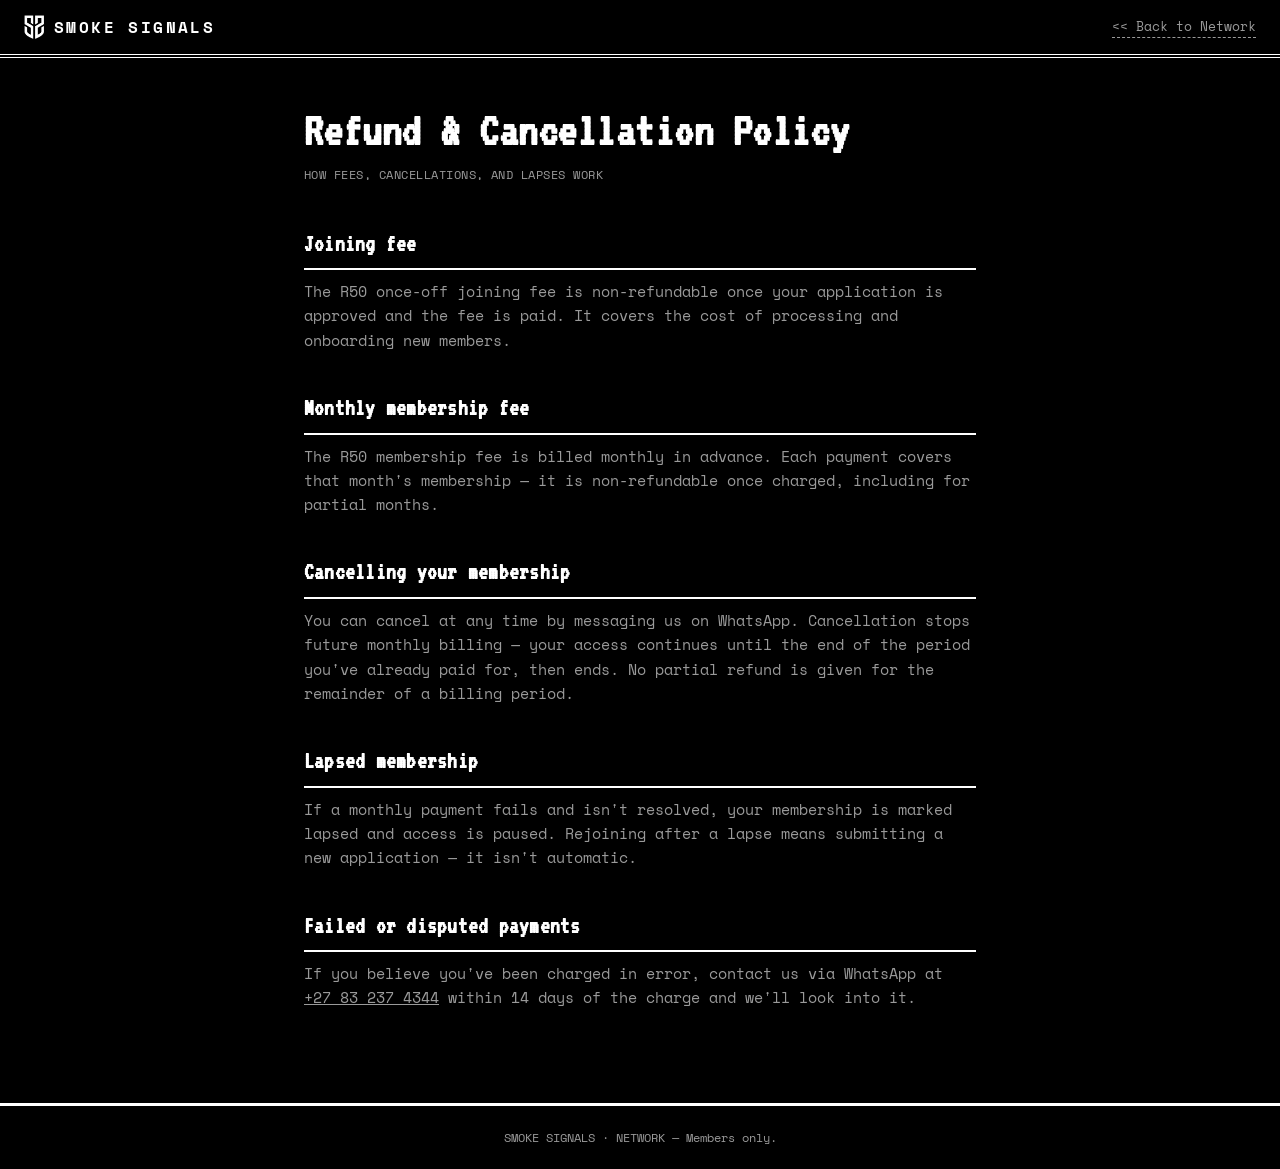
<file: refunds/index.html>
<!DOCTYPE html>
<html lang="en">
<head>
  <meta charset="UTF-8">
  <meta name="viewport" content="width=device-width, initial-scale=1.0">
  <meta name="theme-color" content="#000000">
  <title>SMOKE SIGNALS :: REFUND & CANCELLATION POLICY</title>
  <link rel="icon" type="image/png" sizes="32x32" href="../assets/favicon-dark-32.png" media="(prefers-color-scheme: light)">
  <link rel="icon" type="image/png" sizes="16x16" href="../assets/favicon-dark-16.png" media="(prefers-color-scheme: light)">
  <link rel="icon" type="image/png" sizes="32x32" href="../assets/favicon-light-32.png" media="(prefers-color-scheme: dark)">
  <link rel="icon" type="image/png" sizes="16x16" href="../assets/favicon-light-16.png" media="(prefers-color-scheme: dark)">
  <link rel="icon" href="../assets/favicon.ico">
  <link rel="apple-touch-icon" href="../assets/apple-touch-icon.png">
  <link rel="preconnect" href="https://fonts.googleapis.com">
  <link rel="preconnect" href="https://fonts.gstatic.com" crossorigin>
  <link href="https://fonts.googleapis.com/css2?family=VT323&family=Space+Mono:ital,wght@0,400;0,700;1,400&display=swap" rel="stylesheet">
  <link rel="stylesheet" href="../legal/styles.css">
</head>
<body>

  <nav>
    <div class="nav-logo">
      <img src="../assets/icon-white.png" width="20" height="24" alt="">
      SMOKE SIGNALS
    </div>
    <a class="back-link" href="../">&lt;&lt; Back to Network</a>
  </nav>

  <main>
    <h1 class="mono-hd">Refund &amp; Cancellation Policy</h1>
    <p class="updated">How fees, cancellations, and lapses work</p>

    <h2 class="mono-hd">Joining fee</h2>
    <p>
      The R50 once-off joining fee is non-refundable once your application is approved and the fee is paid.
      It covers the cost of processing and onboarding new members.
    </p>

    <h2 class="mono-hd">Monthly membership fee</h2>
    <p>
      The R50 membership fee is billed monthly in advance. Each payment covers that month's membership —
      it is non-refundable once charged, including for partial months.
    </p>

    <h2 class="mono-hd">Cancelling your membership</h2>
    <p>
      You can cancel at any time by messaging us on WhatsApp. Cancellation stops future monthly billing —
      your access continues until the end of the period you've already paid for, then ends. No partial refund
      is given for the remainder of a billing period.
    </p>

    <h2 class="mono-hd">Lapsed membership</h2>
    <p>
      If a monthly payment fails and isn't resolved, your membership is marked lapsed and access is paused.
      Rejoining after a lapse means submitting a new application — it isn't automatic.
    </p>

    <h2 class="mono-hd">Failed or disputed payments</h2>
    <p>
      If you believe you've been charged in error, contact us via WhatsApp at
      <a href="https://wa.me/27832374344">+27 83 237 4344</a> within 14 days of the charge and we'll look into it.
    </p>
  </main>

  <footer>SMOKE SIGNALS · NETWORK — Members only.</footer>

</body>
</html>
</file>
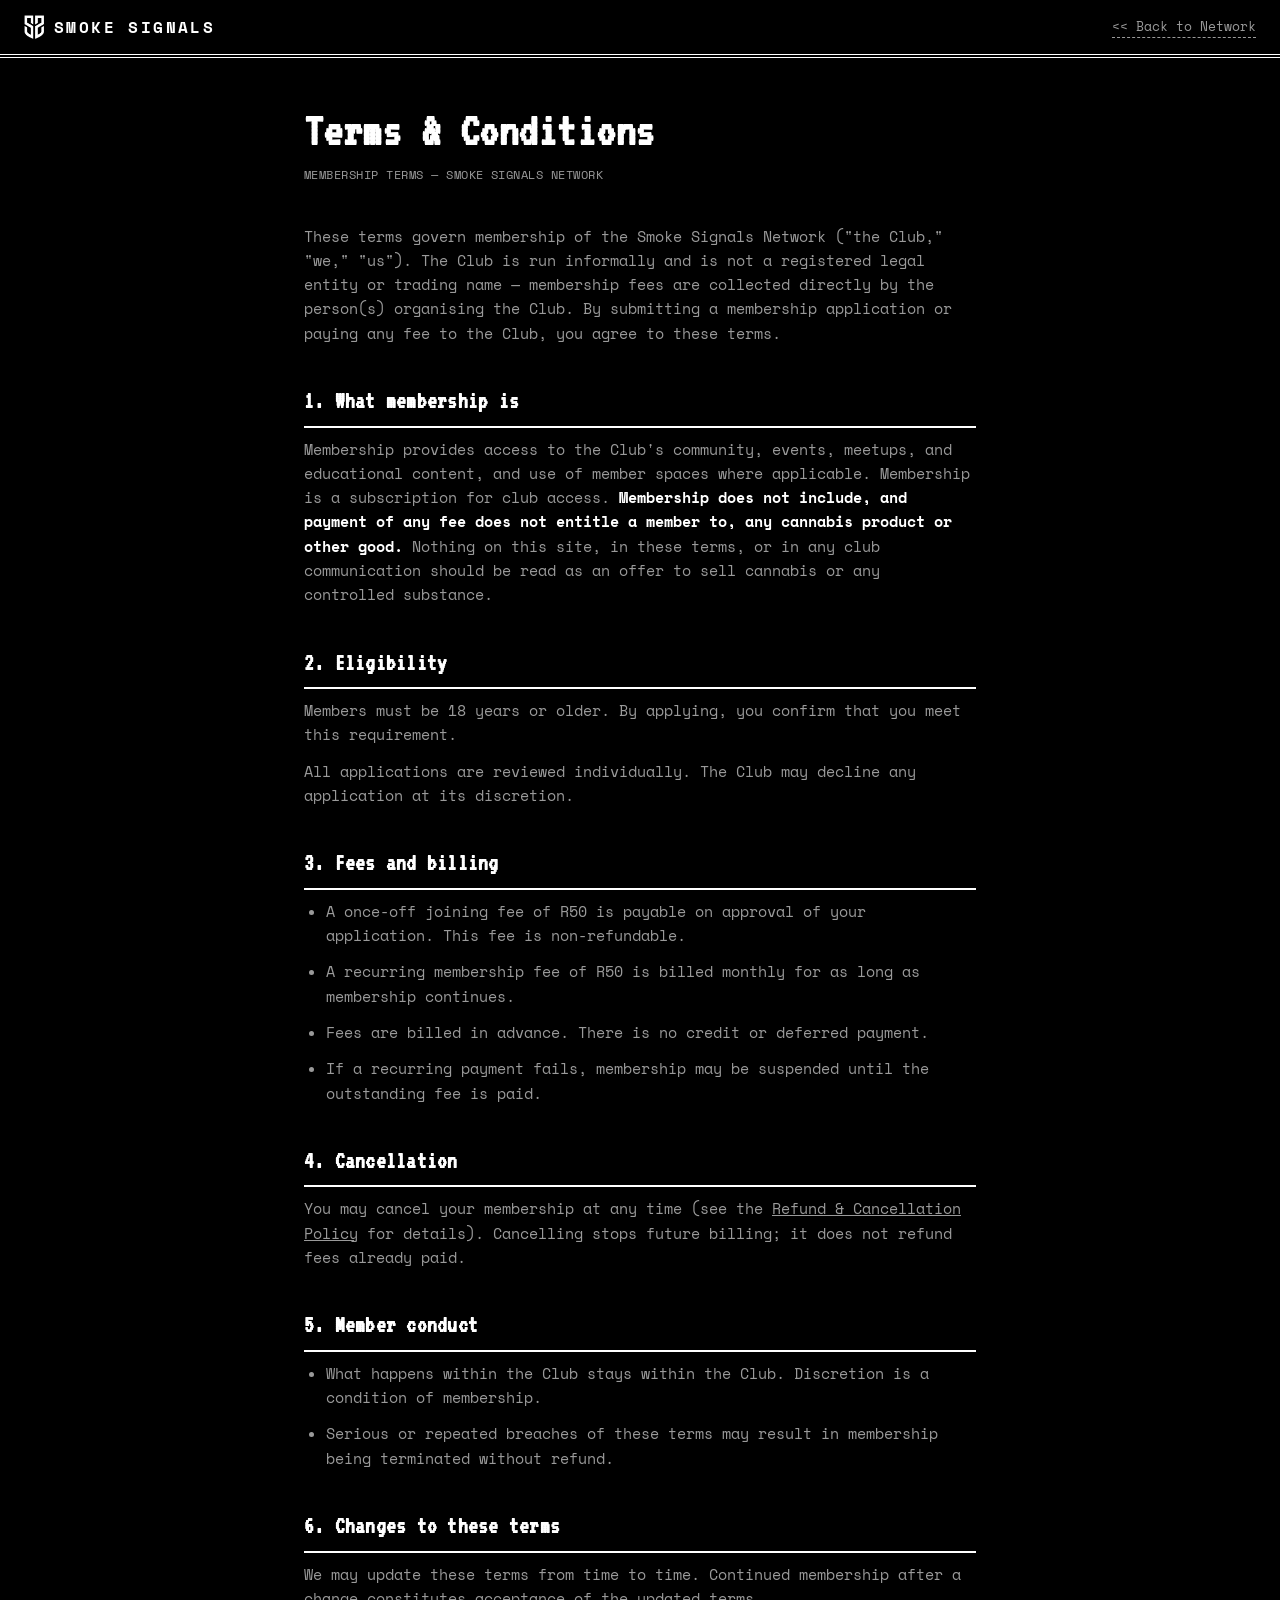
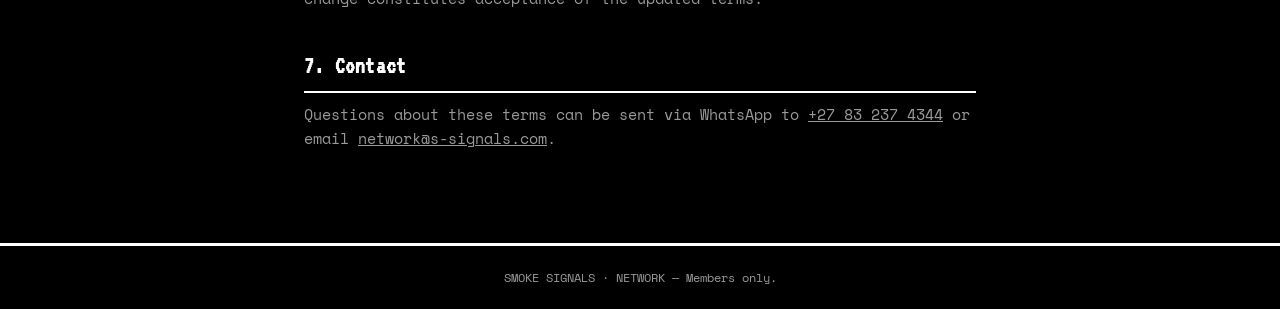
<file: terms/index.html>
<!DOCTYPE html>
<html lang="en">
<head>
  <meta charset="UTF-8">
  <meta name="viewport" content="width=device-width, initial-scale=1.0">
  <meta name="theme-color" content="#000000">
  <title>SMOKE SIGNALS :: TERMS & CONDITIONS</title>
  <link rel="icon" type="image/png" sizes="32x32" href="../assets/favicon-dark-32.png" media="(prefers-color-scheme: light)">
  <link rel="icon" type="image/png" sizes="16x16" href="../assets/favicon-dark-16.png" media="(prefers-color-scheme: light)">
  <link rel="icon" type="image/png" sizes="32x32" href="../assets/favicon-light-32.png" media="(prefers-color-scheme: dark)">
  <link rel="icon" type="image/png" sizes="16x16" href="../assets/favicon-light-16.png" media="(prefers-color-scheme: dark)">
  <link rel="icon" href="../assets/favicon.ico">
  <link rel="apple-touch-icon" href="../assets/apple-touch-icon.png">
  <link rel="preconnect" href="https://fonts.googleapis.com">
  <link rel="preconnect" href="https://fonts.gstatic.com" crossorigin>
  <link href="https://fonts.googleapis.com/css2?family=VT323&family=Space+Mono:ital,wght@0,400;0,700;1,400&display=swap" rel="stylesheet">
  <link rel="stylesheet" href="../legal/styles.css">
</head>
<body>

  <nav>
    <div class="nav-logo">
      <img src="../assets/icon-white.png" width="20" height="24" alt="">
      SMOKE SIGNALS
    </div>
    <a class="back-link" href="../">&lt;&lt; Back to Network</a>
  </nav>

  <main>
    <h1 class="mono-hd">Terms &amp; Conditions</h1>
    <p class="updated">Membership terms — Smoke Signals Network</p>

    <p>
      These terms govern membership of the Smoke Signals Network ("the Club," "we," "us"). The Club is run
      informally and is not a registered legal entity or trading name — membership fees are collected directly
      by the person(s) organising the Club. By submitting a membership application or paying any fee to the
      Club, you agree to these terms.
    </p>

    <h2 class="mono-hd">1. What membership is</h2>
    <p>
      Membership provides access to the Club's community, events, meetups, and educational content, and use
      of member spaces where applicable. Membership is a subscription for club access. <strong>Membership does
      not include, and payment of any fee does not entitle a member to, any cannabis product or other good.</strong>
      Nothing on this site, in these terms, or in any club communication should be read as an offer to sell
      cannabis or any controlled substance.
    </p>

    <h2 class="mono-hd">2. Eligibility</h2>
    <p>Members must be 18 years or older. By applying, you confirm that you meet this requirement.</p>
    <p>All applications are reviewed individually. The Club may decline any application at its discretion.</p>

    <h2 class="mono-hd">3. Fees and billing</h2>
    <ul>
      <li>A once-off joining fee of R50 is payable on approval of your application. This fee is non-refundable.</li>
      <li>A recurring membership fee of R50 is billed monthly for as long as membership continues.</li>
      <li>Fees are billed in advance. There is no credit or deferred payment.</li>
      <li>If a recurring payment fails, membership may be suspended until the outstanding fee is paid.</li>
    </ul>

    <h2 class="mono-hd">4. Cancellation</h2>
    <p>
      You may cancel your membership at any time (see the <a href="../refunds/">Refund &amp; Cancellation Policy</a>
      for details). Cancelling stops future billing; it does not refund fees already paid.
    </p>

    <h2 class="mono-hd">5. Member conduct</h2>
    <ul>
      <li>What happens within the Club stays within the Club. Discretion is a condition of membership.</li>
      <li>Serious or repeated breaches of these terms may result in membership being terminated without refund.</li>
    </ul>

    <h2 class="mono-hd">6. Changes to these terms</h2>
    <p>We may update these terms from time to time. Continued membership after a change constitutes acceptance of the updated terms.</p>

    <h2 class="mono-hd">7. Contact</h2>
    <p>Questions about these terms can be sent via WhatsApp to <a href="https://wa.me/27832374344">+27 83 237 4344</a> or email <a href="mailto:network@s-signals.com">network@s-signals.com</a>.</p>
  </main>

  <footer>SMOKE SIGNALS · NETWORK — Members only.</footer>

</body>
</html>
</file>
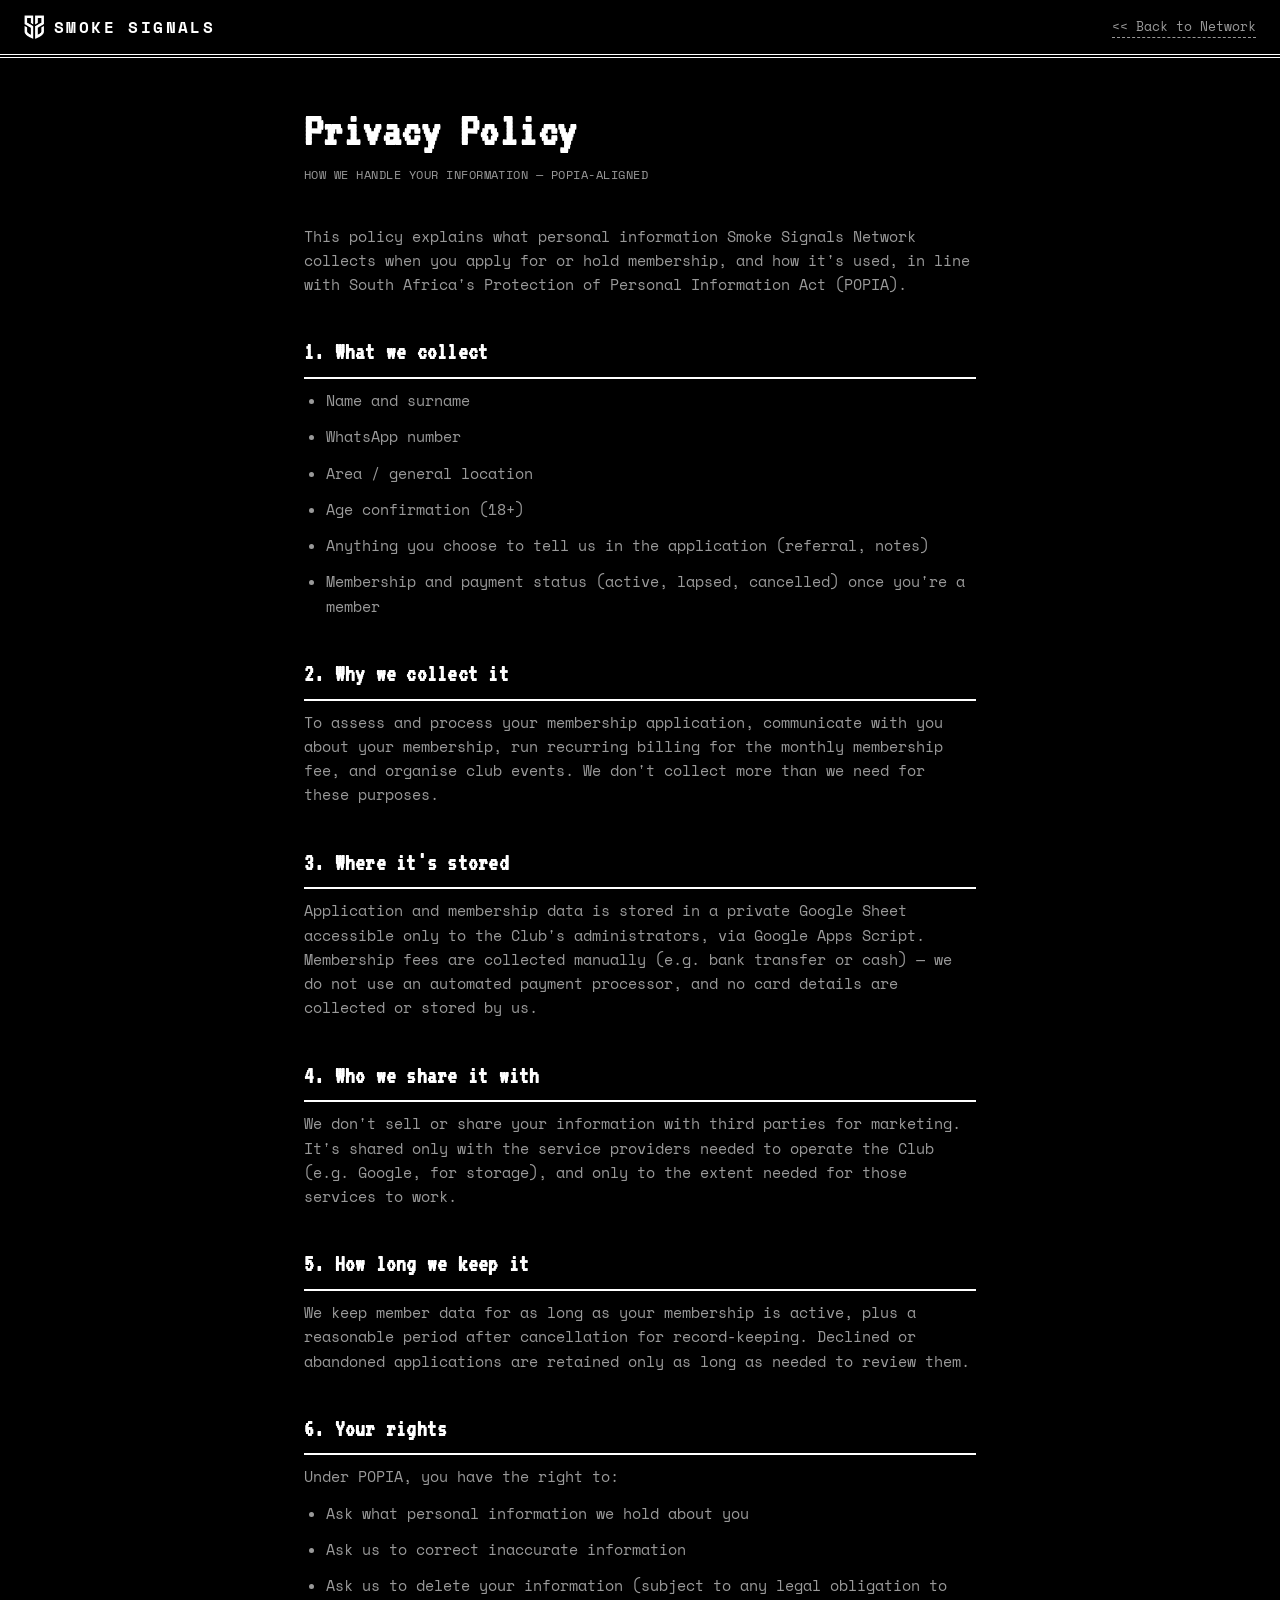
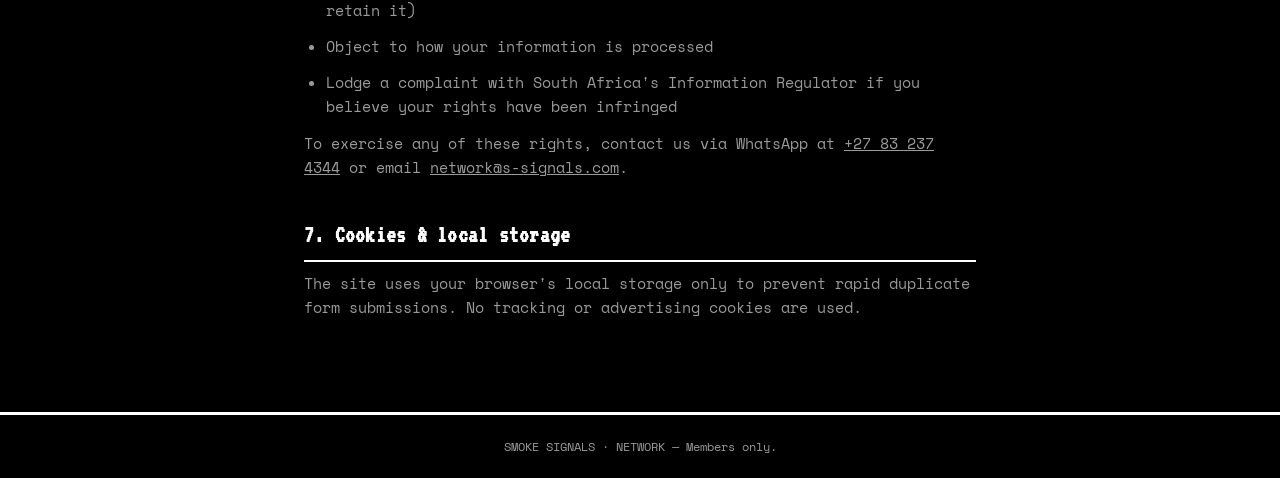
<file: network/privacy/index.html>
<!DOCTYPE html>
<html lang="en">
<head>
  <meta charset="UTF-8">
  <meta name="viewport" content="width=device-width, initial-scale=1.0">
  <meta name="theme-color" content="#000000">
  <title>SMOKE SIGNALS :: PRIVACY POLICY</title>
  <link rel="icon" type="image/png" sizes="32x32" href="../../assets/favicon-dark-32.png" media="(prefers-color-scheme: light)">
  <link rel="icon" type="image/png" sizes="16x16" href="../../assets/favicon-dark-16.png" media="(prefers-color-scheme: light)">
  <link rel="icon" type="image/png" sizes="32x32" href="../../assets/favicon-light-32.png" media="(prefers-color-scheme: dark)">
  <link rel="icon" type="image/png" sizes="16x16" href="../../assets/favicon-light-16.png" media="(prefers-color-scheme: dark)">
  <link rel="icon" href="../../assets/favicon.ico">
  <link rel="apple-touch-icon" href="../../assets/apple-touch-icon.png">
  <link rel="preconnect" href="https://fonts.googleapis.com">
  <link rel="preconnect" href="https://fonts.gstatic.com" crossorigin>
  <link href="https://fonts.googleapis.com/css2?family=VT323&family=Space+Mono:ital,wght@0,400;0,700;1,400&display=swap" rel="stylesheet">
  <link rel="stylesheet" href="../legal/styles.css">
</head>
<body>

  <nav>
    <div class="nav-logo">
      <img src="../../assets/icon-white.png" width="20" height="24" alt="">
      SMOKE SIGNALS
    </div>
    <a class="back-link" href="../">&lt;&lt; Back to Network</a>
  </nav>

  <main>
    <h1 class="mono-hd">Privacy Policy</h1>
    <p class="updated">How we handle your information — POPIA-aligned</p>

    <p>
      This policy explains what personal information Smoke Signals Network collects when you apply for or hold
      membership, and how it's used, in line with South Africa's Protection of Personal Information Act (POPIA).
    </p>

    <h2 class="mono-hd">1. What we collect</h2>
    <ul>
      <li>Name and surname</li>
      <li>WhatsApp number</li>
      <li>Area / general location</li>
      <li>Age confirmation (18+)</li>
      <li>Anything you choose to tell us in the application (referral, notes)</li>
      <li>Membership and payment status (active, lapsed, cancelled) once you're a member</li>
    </ul>

    <h2 class="mono-hd">2. Why we collect it</h2>
    <p>
      To assess and process your membership application, communicate with you about your membership, run
      recurring billing for the monthly membership fee, and organise club events. We don't collect more than
      we need for these purposes.
    </p>

    <h2 class="mono-hd">3. Where it's stored</h2>
    <p>
      Application and membership data is stored in a private Google Sheet accessible only to the Club's
      administrators, via Google Apps Script. Membership fees are collected manually (e.g. bank transfer or
      cash) — we do not use an automated payment processor, and no card details are collected or stored by us.
    </p>

    <h2 class="mono-hd">4. Who we share it with</h2>
    <p>
      We don't sell or share your information with third parties for marketing. It's shared only with the
      service providers needed to operate the Club (e.g. Google, for storage), and only to the extent needed
      for those services to work.
    </p>

    <h2 class="mono-hd">5. How long we keep it</h2>
    <p>
      We keep member data for as long as your membership is active, plus a reasonable period after cancellation
      for record-keeping. Declined or abandoned applications are retained only as long as needed to review them.
    </p>

    <h2 class="mono-hd">6. Your rights</h2>
    <p>Under POPIA, you have the right to:</p>
    <ul>
      <li>Ask what personal information we hold about you</li>
      <li>Ask us to correct inaccurate information</li>
      <li>Ask us to delete your information (subject to any legal obligation to retain it)</li>
      <li>Object to how your information is processed</li>
      <li>Lodge a complaint with South Africa's Information Regulator if you believe your rights have been infringed</li>
    </ul>
    <p>
      To exercise any of these rights, contact us via WhatsApp at <a href="https://wa.me/27832374344">+27 83 237 4344</a>
      or email <a href="mailto:network@s-signals.com">network@s-signals.com</a>.
    </p>

    <h2 class="mono-hd">7. Cookies &amp; local storage</h2>
    <p>
      The site uses your browser's local storage only to prevent rapid duplicate form submissions. No tracking
      or advertising cookies are used.
    </p>
  </main>

  <footer>SMOKE SIGNALS · NETWORK — Members only.</footer>

</body>
</html>
</file>
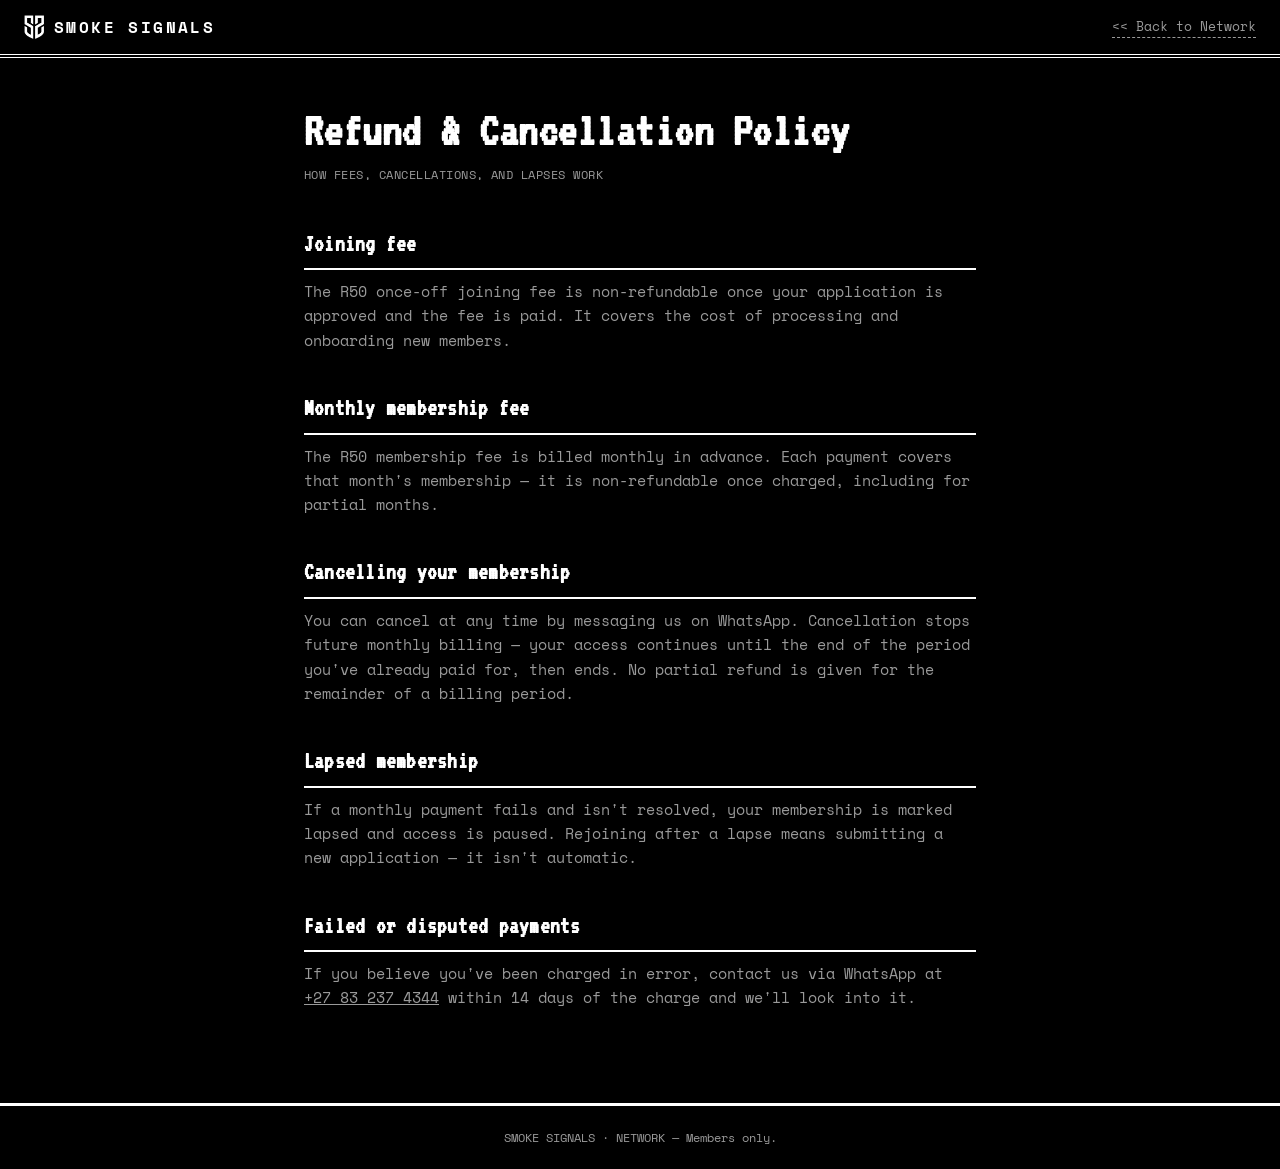
<file: network/refunds/index.html>
<!DOCTYPE html>
<html lang="en">
<head>
  <meta charset="UTF-8">
  <meta name="viewport" content="width=device-width, initial-scale=1.0">
  <meta name="theme-color" content="#000000">
  <title>SMOKE SIGNALS :: REFUND & CANCELLATION POLICY</title>
  <link rel="icon" type="image/png" sizes="32x32" href="../../assets/favicon-dark-32.png" media="(prefers-color-scheme: light)">
  <link rel="icon" type="image/png" sizes="16x16" href="../../assets/favicon-dark-16.png" media="(prefers-color-scheme: light)">
  <link rel="icon" type="image/png" sizes="32x32" href="../../assets/favicon-light-32.png" media="(prefers-color-scheme: dark)">
  <link rel="icon" type="image/png" sizes="16x16" href="../../assets/favicon-light-16.png" media="(prefers-color-scheme: dark)">
  <link rel="icon" href="../../assets/favicon.ico">
  <link rel="apple-touch-icon" href="../../assets/apple-touch-icon.png">
  <link rel="preconnect" href="https://fonts.googleapis.com">
  <link rel="preconnect" href="https://fonts.gstatic.com" crossorigin>
  <link href="https://fonts.googleapis.com/css2?family=VT323&family=Space+Mono:ital,wght@0,400;0,700;1,400&display=swap" rel="stylesheet">
  <link rel="stylesheet" href="../legal/styles.css">
</head>
<body>

  <nav>
    <div class="nav-logo">
      <img src="../../assets/icon-white.png" width="20" height="24" alt="">
      SMOKE SIGNALS
    </div>
    <a class="back-link" href="../">&lt;&lt; Back to Network</a>
  </nav>

  <main>
    <h1 class="mono-hd">Refund &amp; Cancellation Policy</h1>
    <p class="updated">How fees, cancellations, and lapses work</p>

    <h2 class="mono-hd">Joining fee</h2>
    <p>
      The R50 once-off joining fee is non-refundable once your application is approved and the fee is paid.
      It covers the cost of processing and onboarding new members.
    </p>

    <h2 class="mono-hd">Monthly membership fee</h2>
    <p>
      The R50 membership fee is billed monthly in advance. Each payment covers that month's membership —
      it is non-refundable once charged, including for partial months.
    </p>

    <h2 class="mono-hd">Cancelling your membership</h2>
    <p>
      You can cancel at any time by messaging us on WhatsApp. Cancellation stops future monthly billing —
      your access continues until the end of the period you've already paid for, then ends. No partial refund
      is given for the remainder of a billing period.
    </p>

    <h2 class="mono-hd">Lapsed membership</h2>
    <p>
      If a monthly payment fails and isn't resolved, your membership is marked lapsed and access is paused.
      Rejoining after a lapse means submitting a new application — it isn't automatic.
    </p>

    <h2 class="mono-hd">Failed or disputed payments</h2>
    <p>
      If you believe you've been charged in error, contact us via WhatsApp at
      <a href="https://wa.me/27832374344">+27 83 237 4344</a> within 14 days of the charge and we'll look into it.
    </p>
  </main>

  <footer>SMOKE SIGNALS · NETWORK — Members only.</footer>

</body>
</html>
</file>
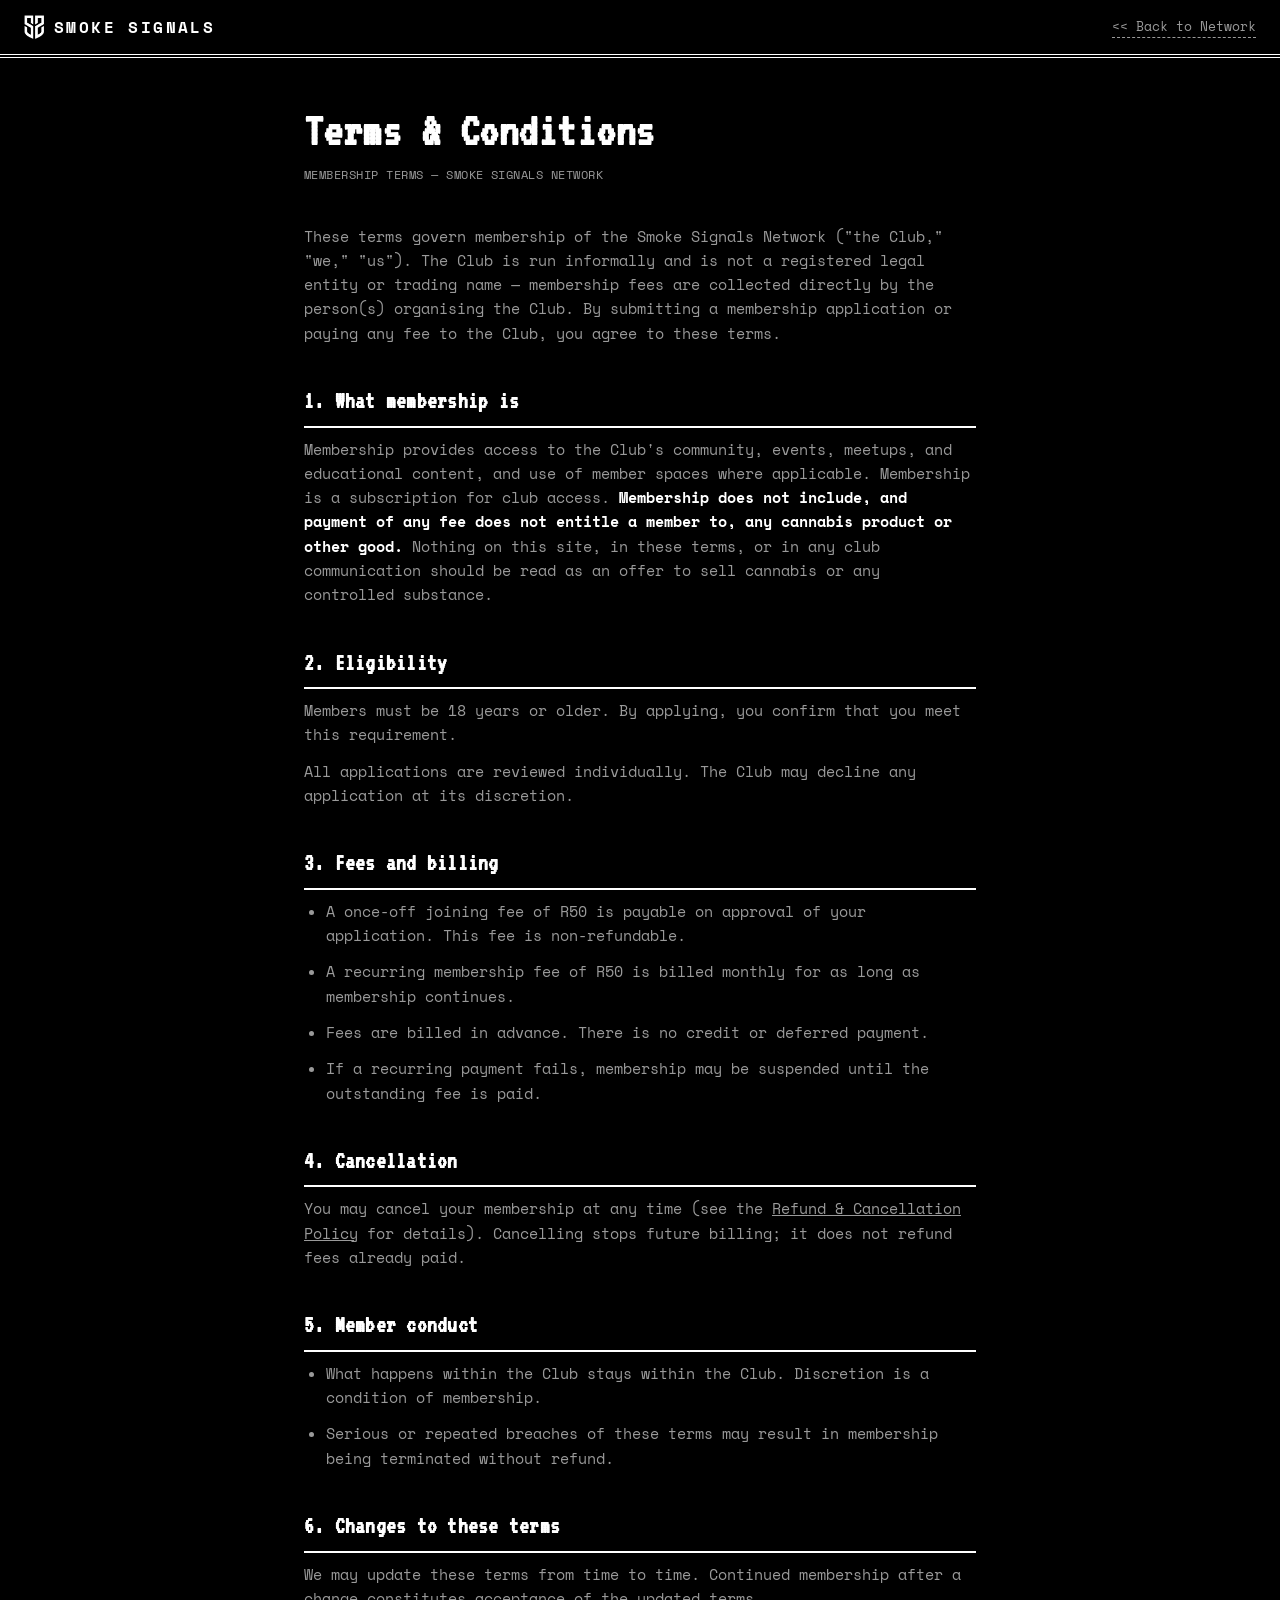
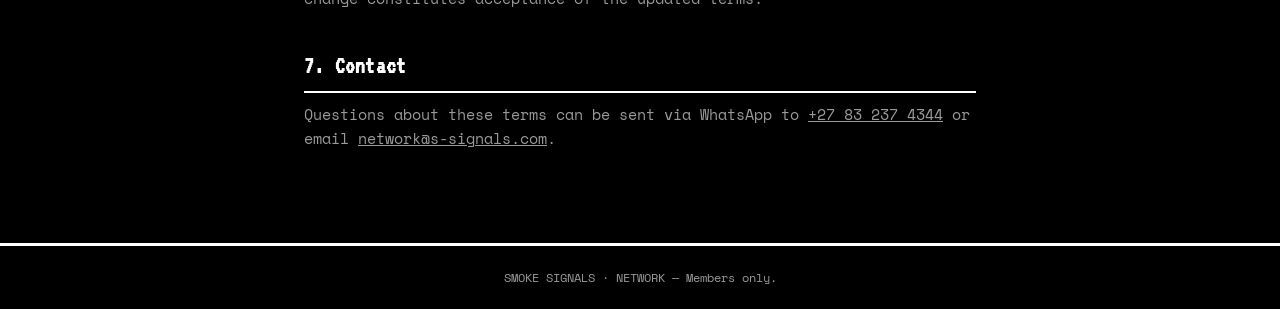
<file: network/terms/index.html>
<!DOCTYPE html>
<html lang="en">
<head>
  <meta charset="UTF-8">
  <meta name="viewport" content="width=device-width, initial-scale=1.0">
  <meta name="theme-color" content="#000000">
  <title>SMOKE SIGNALS :: TERMS & CONDITIONS</title>
  <link rel="icon" type="image/png" sizes="32x32" href="../../assets/favicon-dark-32.png" media="(prefers-color-scheme: light)">
  <link rel="icon" type="image/png" sizes="16x16" href="../../assets/favicon-dark-16.png" media="(prefers-color-scheme: light)">
  <link rel="icon" type="image/png" sizes="32x32" href="../../assets/favicon-light-32.png" media="(prefers-color-scheme: dark)">
  <link rel="icon" type="image/png" sizes="16x16" href="../../assets/favicon-light-16.png" media="(prefers-color-scheme: dark)">
  <link rel="icon" href="../../assets/favicon.ico">
  <link rel="apple-touch-icon" href="../../assets/apple-touch-icon.png">
  <link rel="preconnect" href="https://fonts.googleapis.com">
  <link rel="preconnect" href="https://fonts.gstatic.com" crossorigin>
  <link href="https://fonts.googleapis.com/css2?family=VT323&family=Space+Mono:ital,wght@0,400;0,700;1,400&display=swap" rel="stylesheet">
  <link rel="stylesheet" href="../legal/styles.css">
</head>
<body>

  <nav>
    <div class="nav-logo">
      <img src="../../assets/icon-white.png" width="20" height="24" alt="">
      SMOKE SIGNALS
    </div>
    <a class="back-link" href="../">&lt;&lt; Back to Network</a>
  </nav>

  <main>
    <h1 class="mono-hd">Terms &amp; Conditions</h1>
    <p class="updated">Membership terms — Smoke Signals Network</p>

    <p>
      These terms govern membership of the Smoke Signals Network ("the Club," "we," "us"). The Club is run
      informally and is not a registered legal entity or trading name — membership fees are collected directly
      by the person(s) organising the Club. By submitting a membership application or paying any fee to the
      Club, you agree to these terms.
    </p>

    <h2 class="mono-hd">1. What membership is</h2>
    <p>
      Membership provides access to the Club's community, events, meetups, and educational content, and use
      of member spaces where applicable. Membership is a subscription for club access. <strong>Membership does
      not include, and payment of any fee does not entitle a member to, any cannabis product or other good.</strong>
      Nothing on this site, in these terms, or in any club communication should be read as an offer to sell
      cannabis or any controlled substance.
    </p>

    <h2 class="mono-hd">2. Eligibility</h2>
    <p>Members must be 18 years or older. By applying, you confirm that you meet this requirement.</p>
    <p>All applications are reviewed individually. The Club may decline any application at its discretion.</p>

    <h2 class="mono-hd">3. Fees and billing</h2>
    <ul>
      <li>A once-off joining fee of R50 is payable on approval of your application. This fee is non-refundable.</li>
      <li>A recurring membership fee of R50 is billed monthly for as long as membership continues.</li>
      <li>Fees are billed in advance. There is no credit or deferred payment.</li>
      <li>If a recurring payment fails, membership may be suspended until the outstanding fee is paid.</li>
    </ul>

    <h2 class="mono-hd">4. Cancellation</h2>
    <p>
      You may cancel your membership at any time (see the <a href="../refunds/">Refund &amp; Cancellation Policy</a>
      for details). Cancelling stops future billing; it does not refund fees already paid.
    </p>

    <h2 class="mono-hd">5. Member conduct</h2>
    <ul>
      <li>What happens within the Club stays within the Club. Discretion is a condition of membership.</li>
      <li>Serious or repeated breaches of these terms may result in membership being terminated without refund.</li>
    </ul>

    <h2 class="mono-hd">6. Changes to these terms</h2>
    <p>We may update these terms from time to time. Continued membership after a change constitutes acceptance of the updated terms.</p>

    <h2 class="mono-hd">7. Contact</h2>
    <p>Questions about these terms can be sent via WhatsApp to <a href="https://wa.me/27832374344">+27 83 237 4344</a> or email <a href="mailto:network@s-signals.com">network@s-signals.com</a>.</p>
  </main>

  <footer>SMOKE SIGNALS · NETWORK — Members only.</footer>

</body>
</html>
</file>
<file: POS/css/styles.css>
/* ── Variables ──────────────────────────────────────────────────────────────── */
:root {
  --bg:        #000000;
  --surface:   #111111;
  --accent:    #ffffff;
  --accent-hi: #e5e5e5;
  --text:      #ffffff;
  --text-dim:  #9a9a9a;
  --amber:     #ddaa00;
  --red:       #dd2200;
  --red-text:  #ff8888;
  --blue:      #0088dd;
  --border:    #ffffff;
  --border-dim:#333333;
  --top-h:     40px;
  --nav-h:     36px;
  --bot-h:     28px;
  --fn-h:      44px;
}

:root[data-theme="light"] {
  --bg:        #ffffff;
  --surface:   #f0f0f0;
  --accent:    #000000;
  --accent-hi: #222222;
  --text:      #000000;
  --text-dim:  #555555;
  --amber:     #8a6a00;
  --red:       #c41e00;
  --red-text:  #c41e00;
  --blue:      #0067ad;
  --border:    #000000;
  --border-dim:#cccccc;
}

/* ── Reset ──────────────────────────────────────────────────────────────────── */
*, *::before, *::after { box-sizing: border-box; margin: 0; padding: 0; }
html, body {
  height: 100%;
  background: var(--bg);
  color: var(--text);
  font-family: 'IBM Plex Mono', monospace;
  font-size: 14px;
  overflow: hidden;
}
* { border-radius: 0 !important; }
input, select, textarea, button { font-family: inherit; font-size: inherit; }
a { color: var(--accent); }
.hidden { display: none !important; }

/* ── Scrollbar ──────────────────────────────────────────────────────────────── */
::-webkit-scrollbar { width: 6px; height: 6px; }
::-webkit-scrollbar-track { background: var(--bg); }
::-webkit-scrollbar-thumb { background: var(--surface); }
::-webkit-scrollbar-thumb:hover { background: var(--border-dim); }

/* ══════════════════════════════════════════════════════════════════════════════
   LOGIN SCREEN
══════════════════════════════════════════════════════════════════════════════ */
#login-screen {
  position: fixed; inset: 0;
  background: var(--bg);
  display: flex; align-items: center; justify-content: center;
  z-index: 100;
  overflow-y: auto;
}
.login-wrap {
  display: flex; flex-direction: column; align-items: center;
  padding: 24px 16px;
  width: 100%; max-width: 420px;
}
.login-brand {
  display: flex; flex-direction: column; align-items: center;
  text-align: center;
  margin-bottom: 24px;
}
.login-brand::before {
  content: '';
  width: 51px; height: 60px;
  margin-bottom: 12px;
  background-repeat: no-repeat;
  background-size: contain;
  background-image: url("../../assets/icon-white.png");
}
:root[data-theme="light"] .login-brand::before {
  background-image: url("../../assets/icon-black.png");
}
.brand-name {
  font-size: 2rem; font-weight: 700;
  color: var(--accent);
  letter-spacing: 0.3em;
  text-transform: uppercase;
}
.brand-sub {
  font-size: 0.75rem;
  color: var(--text-dim);
  letter-spacing: 0.2em;
  margin-top: 4px;
}
.login-box {
  background: var(--surface);
  border: 1px solid var(--border);
  border-left: 3px solid var(--accent);
  padding: 20px;
  width: 100%;
}
.login-label {
  font-size: 0.7rem;
  color: var(--text-dim);
  letter-spacing: 0.15em;
  text-transform: uppercase;
  margin-bottom: 10px;
}
.staff-selector {
  display: flex; flex-wrap: wrap; gap: 6px;
  margin-bottom: 20px;
}
.staff-btn {
  display: flex; flex-direction: column; align-items: center;
  background: var(--bg);
  border: 1px solid var(--border-dim);
  color: var(--text-dim);
  padding: 8px 12px;
  cursor: pointer;
  transition: all 0.1s;
  min-width: 70px;
}
.staff-btn:hover { border-color: var(--accent); color: var(--text); }
.staff-btn.active { border-color: var(--accent); color: var(--accent); background: var(--bg); }
.staff-name { font-size: 0.9rem; font-weight: 700; }
.staff-role { font-size: 0.6rem; color: var(--text-dim); margin-top: 2px; }
.pin-label {
  font-size: 0.7rem; color: var(--text-dim);
  letter-spacing: 0.15em; text-transform: uppercase;
  margin-bottom: 10px; text-align: center;
}
.pin-dots {
  display: flex; justify-content: center; gap: 16px;
  font-size: 1.8rem; color: var(--accent);
  margin-bottom: 12px; letter-spacing: 0.1em;
}
.numpad {
  display: grid;
  grid-template-columns: repeat(3, 1fr);
  gap: 6px;
  margin-bottom: 12px;
}
.num-btn {
  background: var(--bg);
  border: 1px solid var(--border-dim);
  color: var(--text);
  padding: 14px;
  font-size: 1rem; font-weight: 600;
  cursor: pointer; text-align: center;
  transition: all 0.1s;
}
.num-btn:hover { background: var(--surface); border-color: var(--accent); color: var(--accent); }
.num-btn:active { background: var(--accent); color: var(--bg); }
.login-msg {
  text-align: center; font-size: 0.75rem;
  min-height: 18px; margin-bottom: 8px;
  color: var(--text-dim);
}
.login-msg.error { color: var(--red); }
.login-msg.warn  { color: var(--amber); }
.login-version {
  font-size: 0.65rem; color: var(--border-dim);
  margin-top: 16px; letter-spacing: 0.1em;
}
.btn-link {
  background: none; border: none; color: var(--border-dim);
  font-family: monospace; font-size: 0.75rem; letter-spacing: 0.08em;
  cursor: pointer; padding: 4px 0; text-decoration: underline;
}
.btn-link:hover { color: var(--border-dim); }
@keyframes shake {
  0%,100%{ transform: translateX(0); }
  10%,30%,50%,70%,90%{ transform: translateX(-8px); }
  20%,40%,60%,80%{ transform: translateX(8px); }
}
.shake { animation: shake 0.45s ease-in-out; }

/* Setup Wizard */
.setup-wizard { max-width: 520px; }
.setup-title {
  font-size: 0.85rem; font-weight: 700;
  color: var(--accent); letter-spacing: 0.15em;
  border-bottom: 1px solid var(--accent);
  padding-bottom: 8px; margin-bottom: 12px;
}
.setup-desc { font-size: 0.75rem; color: var(--text-dim); margin-bottom: 16px; line-height: 1.6; }
.setup-admin-row {
  display: flex; align-items: center; gap: 12px;
  padding: 8px 0;
  border-bottom: 1px solid var(--border-dim);
}
.setup-admin-name { flex: 1; font-weight: 600; }
.setup-admin-status { font-size: 0.7rem; color: var(--text-dim); }
.setup-admin-status.ok { color: var(--accent); }
.setup-pin-who { font-size: 0.75rem; color: var(--amber); margin: 12px 0 8px; text-align: center; letter-spacing: 0.1em; }
#setup-pin-area { margin-top: 16px; border-top: 1px solid var(--border-dim); padding-top: 16px; }

/* ══════════════════════════════════════════════════════════════════════════════
   APP LAYOUT
══════════════════════════════════════════════════════════════════════════════ */
#app-screen {
  display: flex; flex-direction: column;
  height: 100vh; overflow: hidden;
}

/* ── Top Bar ──────────────────────────────────────────────────────────────────── */
#top-bar {
  height: var(--top-h);
  background: var(--surface);
  border-bottom: 1px solid var(--accent);
  display: flex; align-items: center;
  padding: 0 12px; gap: 8px;
  font-size: 0.75rem; flex-shrink: 0;
  overflow: hidden;
}
.top-brand  { display: inline-flex; align-items: center; gap: 6px; font-weight: 700; color: var(--accent); letter-spacing: 0.15em; }
.top-brand::before {
  content: '';
  width: 12px; height: 14px; flex-shrink: 0;
  background-repeat: no-repeat; background-size: contain;
  background-image: url("../../assets/icon-white.png");
}
:root[data-theme="light"] .top-brand::before {
  background-image: url("../../assets/icon-black.png");
}
.top-branch { color: var(--text-dim); }
.top-staff  { color: var(--accent); font-weight: 600; }
.top-date, .top-time { color: var(--text-dim); }
.top-sep    { color: var(--border-dim); }
.btn-theme {
  margin-left: auto; padding: 4px 8px;
  background: transparent; border: 1px solid var(--border-dim);
  color: var(--text-dim); cursor: pointer; font-size: 0.7rem;
  flex-shrink: 0; line-height: 1;
}
.btn-theme:hover { border-color: var(--accent); color: var(--accent); }
.btn-logout {
  padding: 4px 10px;
  background: transparent; border: 1px solid var(--red);
  color: var(--red); cursor: pointer; font-size: 0.7rem;
  text-transform: uppercase; letter-spacing: 0.05em;
  flex-shrink: 0;
}
.btn-logout:hover { background: var(--red); color: var(--text); }

/* ── Tab Nav ──────────────────────────────────────────────────────────────────── */
#tab-nav {
  height: var(--nav-h);
  background: var(--bg);
  border-bottom: 1px solid var(--border-dim);
  display: flex; align-items: stretch;
  overflow-x: auto; overflow-y: hidden;
  flex-shrink: 0;
}
.tab-btn {
  background: transparent;
  border: none; border-right: 1px solid var(--border-dim);
  border-bottom: 2px solid transparent;
  color: var(--text-dim);
  padding: 0 14px;
  cursor: pointer; white-space: nowrap;
  font-size: 0.7rem; font-weight: 600;
  letter-spacing: 0.08em; text-transform: uppercase;
  transition: all 0.1s;
}
.tab-btn:hover { color: var(--text); background: var(--surface); }
.tab-btn.active {
  color: var(--accent);
  border-bottom-color: var(--accent);
  background: var(--surface);
}

/* ── Content Area ────────────────────────────────────────────────────────────── */
#content {
  flex: 1;
  overflow-y: auto;
  overflow-x: hidden;
}
.content-inner {
  padding: 16px;
  max-width: 1400px;
}

/* ── Bottom Bar ──────────────────────────────────────────────────────────────── */
#bottom-bar {
  height: var(--bot-h);
  background: var(--surface);
  border-top: 1px solid var(--border-dim);
  display: flex; align-items: center;
  padding: 0 12px; gap: 16px;
  font-size: 0.65rem; color: var(--text-dim);
  flex-shrink: 0;
}
#sync-status { display: flex; align-items: center; gap: 4px; font-weight: 600; }
.status-dot.ok    { color: var(--accent); }
.status-dot.amber { color: var(--amber); animation: blink 1s step-end infinite; }
.status-dot.dim   { color: var(--text-dim); }
@keyframes blink { 50% { opacity: 0; } }

/* ── Function Key Bar ────────────────────────────────────────────────────────── */
#fn-bar {
  height: var(--fn-h);
  background: var(--bg);
  border-top: 2px solid var(--accent);
  display: flex; align-items: stretch;
  overflow-x: auto;
  flex-shrink: 0;
}
.fn-btn {
  display: flex; flex-direction: column; align-items: center; justify-content: center;
  flex: 1; min-width: 60px;
  background: transparent;
  border: none; border-right: 1px solid var(--border-dim);
  color: var(--text-dim);
  cursor: pointer;
  padding: 4px 8px;
  transition: all 0.1s;
}
.fn-btn:hover { background: var(--surface); color: var(--accent); }
.fn-btn:last-child { border-right: none; }
.fn-key  { font-size: 0.6rem; color: var(--accent); font-weight: 700; }
.fn-label { font-size: 0.6rem; text-transform: uppercase; letter-spacing: 0.05em; margin-top: 2px; }

/* ══════════════════════════════════════════════════════════════════════════════
   PANELS & SECTIONS
══════════════════════════════════════════════════════════════════════════════ */
.panel {
  background: var(--surface);
  border: 1px solid var(--border-dim);
  border-left: 3px solid var(--accent);
  padding: 14px 16px;
  margin-bottom: 14px;
}
.panel-title {
  font-size: 0.75rem; font-weight: 700;
  color: var(--accent); letter-spacing: 0.15em;
  border-bottom: 1px solid var(--border-dim);
  padding-bottom: 8px; margin-bottom: 14px;
}

/* ── Stats Row ────────────────────────────────────────────────────────────────── */
.stats-row {
  display: grid;
  grid-template-columns: repeat(auto-fit, minmax(140px, 1fr));
  gap: 8px;
  margin-bottom: 14px;
}
.stat-card {
  background: var(--surface);
  border: 1px solid var(--border-dim);
  border-top: 2px solid var(--accent);
  padding: 10px 12px;
}
.stat-label {
  font-size: 0.6rem; color: var(--text-dim);
  text-transform: uppercase; letter-spacing: 0.1em;
  margin-bottom: 4px;
}
.stat-value {
  font-size: 1.25rem; font-weight: 700;
  color: var(--accent);
}
.dash-grid {
  display: grid;
  grid-template-columns: repeat(auto-fit, minmax(320px, 1fr));
  gap: 14px;
}

/* ══════════════════════════════════════════════════════════════════════════════
   TABLES
══════════════════════════════════════════════════════════════════════════════ */
.table-wrap { overflow-x: auto; }
table { width: 100%; border-collapse: collapse; font-size: 0.8rem; }
thead th {
  background: var(--bg);
  color: var(--accent);
  padding: 6px 8px;
  text-align: left;
  border-bottom: 1px solid var(--accent);
  text-transform: uppercase;
  font-size: 0.65rem; font-weight: 700;
  letter-spacing: 0.08em;
  white-space: nowrap;
}
tbody td {
  padding: 5px 8px;
  border-bottom: 1px solid var(--border-dim);
  color: var(--text);
  vertical-align: middle;
}
tbody tr:hover td { background: rgba(128,128,128,0.12); }
.no-data {
  color: var(--text-dim); font-size: 0.8rem;
  padding: 16px 0; text-align: center;
}

/* ══════════════════════════════════════════════════════════════════════════════
   FORMS
══════════════════════════════════════════════════════════════════════════════ */
.form-grid {
  display: grid;
  grid-template-columns: repeat(auto-fit, minmax(200px, 1fr));
  gap: 12px;
  align-items: end;
}
.form-row {
  display: flex; flex-wrap: wrap; gap: 12px;
  margin-bottom: 12px;
}
.form-group {
  display: flex; flex-direction: column;
  flex: 1; min-width: 140px;
}
.form-group.flex-2 { flex: 2; }
label {
  font-size: 0.65rem; color: var(--text-dim);
  text-transform: uppercase; letter-spacing: 0.1em;
  margin-bottom: 4px;
}
input[type="text"], input[type="tel"], input[type="number"],
input[type="date"], input[type="url"], input[type="email"], input[type="password"],
select, textarea {
  background: var(--bg);
  border: 1px solid var(--border-dim);
  color: var(--text);
  padding: 7px 8px;
  width: 100%;
  transition: border-color 0.1s;
}
input:focus, select:focus, textarea:focus {
  outline: none;
  border-color: var(--accent);
}
button:focus-visible, .tab-btn:focus-visible, .fn-btn:focus-visible,
.staff-btn:focus-visible, .num-btn:focus-visible, .product-tile:focus-visible,
a:focus-visible {
  outline: 2px solid var(--blue);
  outline-offset: 2px;
}
input[readonly] {
  border-color: transparent;
  color: var(--text-dim);
  background: var(--surface);
}
select option { background: var(--bg); color: var(--text); }
textarea { resize: vertical; min-height: 60px; }
.form-actions {
  display: flex; gap: 8px; align-items: center;
  grid-column: 1 / -1;
  flex-wrap: wrap;
  margin-top: 4px;
}
.form-note { font-size: 0.7rem; color: var(--text-dim); margin-top: 4px; }
.field-error { font-size: 0.7rem; color: var(--red); margin-top: 4px; }
.count-note { font-size: 0.7rem; color: var(--text-dim); margin: 8px 0 0; }
.input-with-btn { display: flex; gap: 0; }
.input-with-btn input { flex: 1; }
.search-row { display: flex; gap: 8px; flex-wrap: wrap; align-items: flex-end; margin-bottom: 12px; }
.search-row .form-group { min-width: 200px; }
.w-full { width: 100%; }

/* ══════════════════════════════════════════════════════════════════════════════
   BUTTONS
══════════════════════════════════════════════════════════════════════════════ */
.btn {
  display: inline-flex; align-items: center; justify-content: center;
  padding: 7px 14px;
  border: 1px solid var(--accent);
  background: transparent;
  color: var(--accent);
  cursor: pointer;
  text-transform: uppercase; letter-spacing: 0.06em;
  font-size: 0.75rem; font-weight: 600;
  white-space: nowrap;
  transition: background 0.1s, color 0.1s;
  flex-shrink: 0;
}
.btn:hover { background: var(--accent); color: var(--bg); }
.btn:active { background: var(--accent-hi); color: var(--bg); }
.btn-primary { background: var(--accent); color: var(--bg); }
.btn-primary:hover { background: var(--accent-hi); }
.btn-secondary { border-color: var(--text-dim); color: var(--text-dim); }
.btn-secondary:hover { border-color: var(--accent); color: var(--accent); background: transparent; }
.btn-danger { border-color: var(--red); color: var(--red); }
.btn-danger:hover { background: var(--red); color: var(--text); }
.btn-warn { border-color: var(--amber); color: var(--amber); }
.btn-warn:hover { background: var(--amber); color: var(--bg); }
.btn-ok { border-color: var(--accent); color: var(--accent); }
.btn:disabled { opacity: 0.5; cursor: not-allowed; }
.btn:disabled:hover { background: transparent; color: var(--accent); }
.btn-primary:disabled:hover { background: var(--accent); color: var(--bg); }
.btn-sm { padding: 4px 10px; font-size: 0.7rem; }
.btn-xs { padding: 2px 7px; font-size: 0.65rem; }
.btn-large { padding: 12px 24px; font-size: 0.85rem; }
.btn-block { display: flex; width: 100%; margin-top: 8px; }
.inv-actions { display: flex; gap: 8px; margin-bottom: 12px; flex-wrap: wrap; }
.data-actions { display: flex; gap: 8px; flex-wrap: wrap; }
.report-actions { margin-bottom: 12px; }

/* ══════════════════════════════════════════════════════════════════════════════
   SALE FORM
══════════════════════════════════════════════════════════════════════════════ */
.sale-form .form-row { margin-bottom: 8px; }
.product-grid {
  display: grid;
  grid-template-columns: repeat(auto-fill, minmax(150px, 1fr));
  gap: 8px;
  margin-bottom: 12px;
}
.product-tile {
  display: flex; flex-direction: column; align-items: flex-start; gap: 4px;
  background: var(--bg); border: 1px solid var(--border-dim);
  color: var(--text); padding: 10px;
  cursor: pointer; text-align: left;
  font-family: inherit; transition: all 0.1s;
}
.product-tile:hover { border-color: var(--accent); }
.product-tile.selected { border-color: var(--accent); border-width: 2px; background: var(--surface); }
.tile-name { font-size: 0.8rem; font-weight: 700; }
.tile-price { font-size: 0.7rem; color: var(--text-dim); }
.tile-stock { font-size: 0.65rem; color: var(--text-dim); display: flex; align-items: center; gap: 4px; }
.pay-toggle { display: flex; gap: 0; }
.pay-btn {
  flex: 1; padding: 10px;
  background: var(--bg); border: 1px solid var(--border-dim);
  color: var(--text-dim); cursor: pointer;
  font-size: 1rem; font-weight: 700; letter-spacing: 0.1em;
  font-family: inherit;
  transition: all 0.1s;
}
.pay-btn.active { background: var(--accent); color: var(--bg); border-color: var(--accent); }
.pay-btn:not(.active):hover { border-color: var(--text-dim); color: var(--text); }
.cust-info {
  font-size: 0.75rem; color: var(--text);
  background: var(--bg); padding: 8px;
  border: 1px solid var(--border-dim);
  line-height: 1.6;
}
.cust-tag {
  display: inline-block; padding: 1px 6px;
  font-size: 0.65rem; font-weight: 700;
  margin-bottom: 4px;
}
.cust-tag.found { background: var(--accent); color: var(--bg); }
.cust-tag.new   { background: var(--amber); color: var(--bg); }
.cust-found strong { display: block; }
.cust-select-row { display: flex; gap: 0; }
.cust-select-row select { flex: 1; }

/* ══════════════════════════════════════════════════════════════════════════════
   BADGES
══════════════════════════════════════════════════════════════════════════════ */
.badge {
  display: inline-block; padding: 1px 6px;
  font-size: 0.65rem; font-weight: 700; letter-spacing: 0.05em;
  text-transform: uppercase;
}
.badge-ok  { background: var(--accent); color: var(--bg); }
.badge-low { background: var(--amber);  color: var(--bg); }
.badge-out { background: var(--red);    color: var(--text); }
.badge-dim { background: var(--border-dim); color: var(--text-dim); }

/* ══════════════════════════════════════════════════════════════════════════════
   ADMIN SUB-TABS
══════════════════════════════════════════════════════════════════════════════ */
.sub-tab-nav {
  display: flex; flex-wrap: wrap; gap: 4px;
  margin-bottom: 14px;
}
.sub-tab-btn {
  background: var(--bg); border: 1px solid var(--border-dim);
  color: var(--text-dim); cursor: pointer;
  padding: 5px 12px; font-size: 0.7rem;
  font-family: inherit; text-transform: uppercase; letter-spacing: 0.08em;
  transition: all 0.1s;
}
.sub-tab-btn:hover { border-color: var(--accent); color: var(--text); }
.sub-tab-btn.active { border-color: var(--accent); color: var(--accent); background: var(--surface); }
.cust-stats {
  display: flex; flex-wrap: wrap; gap: 12px;
  font-size: 0.75rem; color: var(--text-dim);
  background: var(--bg); padding: 8px;
  border: 1px solid var(--border-dim);
  grid-column: 1 / -1;
}

/* ══════════════════════════════════════════════════════════════════════════════
   FILTERS
══════════════════════════════════════════════════════════════════════════════ */
.filter-row {
  display: flex; flex-wrap: wrap; gap: 8px;
  align-items: flex-end;
  margin-bottom: 12px;
}
.filter-row .form-group { min-width: 120px; flex: 1; max-width: 200px; }
.log-total {
  display: flex; gap: 20px; flex-wrap: wrap;
  font-size: 0.8rem; color: var(--text-dim);
  padding: 8px 0;
  border-top: 1px solid var(--border-dim);
  margin-top: 8px;
}
.log-total strong { color: var(--accent); }

/* ══════════════════════════════════════════════════════════════════════════════
   REPORTS / ASCII CHARTS
══════════════════════════════════════════════════════════════════════════════ */
.chart-area { overflow-x: auto; }
.ascii-chart {
  font-size: 0.78rem; line-height: 1.7;
  color: var(--accent); white-space: pre;
  font-family: 'IBM Plex Mono', monospace;
}
.code-area { overflow: auto; max-height: 400px; }
.code-block {
  font-size: 0.7rem; color: var(--text);
  white-space: pre; line-height: 1.5;
}
.code-header { display: flex; align-items: center; margin-bottom: 8px; }

/* ══════════════════════════════════════════════════════════════════════════════
   SETUP STEPS
══════════════════════════════════════════════════════════════════════════════ */
.setup-steps { margin-bottom: 20px; }
.setup-step {
  display: flex; gap: 14px;
  padding: 10px 0;
  border-bottom: 1px solid var(--border-dim);
  font-size: 0.8rem; line-height: 1.6;
}
.setup-step:last-child { border-bottom: none; }
.step-num {
  width: 24px; height: 24px; flex-shrink: 0;
  background: var(--accent); color: var(--bg);
  display: flex; align-items: center; justify-content: center;
  font-weight: 700; font-size: 0.8rem;
}
.step-body strong { display: block; color: var(--accent); margin-bottom: 4px; }
.step-body em { color: var(--amber); font-style: normal; }

/* ══════════════════════════════════════════════════════════════════════════════
   TOASTS
══════════════════════════════════════════════════════════════════════════════ */
#toast-container {
  position: fixed; bottom: calc(var(--fn-h) + 8px); right: 12px;
  z-index: 9999;
  display: flex; flex-direction: column; gap: 6px;
  pointer-events: none;
}
.toast {
  background: var(--surface);
  border: 1px solid var(--border);
  border-left: 3px solid var(--accent);
  color: var(--text);
  padding: 8px 14px;
  font-size: 0.78rem;
  max-width: 320px;
  opacity: 0; transform: translateX(20px);
  transition: opacity 0.25s, transform 0.25s;
  pointer-events: auto;
}
.toast.show { opacity: 1; transform: translateX(0); }
.toast.toast-success { border-left-color: var(--accent); }
.toast.toast-error   { border-left-color: var(--red); border-color: var(--red); color: var(--red-text); }
.toast.toast-warn    { border-left-color: var(--amber); border-color: var(--amber); }
.toast.toast-info    { border-left-color: var(--blue); }

/* ══════════════════════════════════════════════════════════════════════════════
   MODALS
══════════════════════════════════════════════════════════════════════════════ */
.modal-overlay {
  position: fixed; inset: 0;
  background: rgba(0,0,0,0.8);
  z-index: 500;
  display: flex; align-items: center; justify-content: center;
  padding: 20px;
}
.modal-box {
  background: var(--surface);
  border: 1px solid var(--accent);
  padding: 20px;
  width: 100%; max-width: 420px;
  max-height: 90vh; overflow-y: auto;
}
.modal-title {
  font-size: 0.8rem; font-weight: 700; color: var(--accent);
  letter-spacing: 0.15em;
  border-bottom: 1px solid var(--border-dim);
  padding-bottom: 8px; margin-bottom: 14px;
}
.modal-body { font-size: 0.85rem; color: var(--text); margin-bottom: 16px; }
.modal-actions { display: flex; gap: 8px; margin-top: 14px; flex-wrap: wrap; }
.modal-box .pin-dots { font-size: 1.5rem; }
.modal-box .numpad { margin-bottom: 8px; }
.modal-box .num-btn { padding: 10px; }

/* ══════════════════════════════════════════════════════════════════════════════
   CREDIT
══════════════════════════════════════════════════════════════════════════════ */
.pay-btn-credit.active { background: var(--amber); color: var(--bg); border-color: var(--amber); }
.credit-summary {
  display: flex; align-items: baseline; gap: 12px;
  padding: 8px 0 12px;
}
.credit-summary-label {
  font-size: 0.65rem; color: var(--text-dim);
  text-transform: uppercase; letter-spacing: 0.1em;
}
.credit-summary-value {
  font-size: 1.25rem; font-weight: 700; color: var(--accent);
}
.credit-summary-amber { color: var(--amber); }
.stat-card-amber { border-top-color: var(--amber); }
.stat-card-amber .stat-value,
.stat-value-amber { color: var(--amber); }
.stat-card-hi { border-top-color: var(--accent-hi); border-width: 3px; }

/* ══════════════════════════════════════════════════════════════════════════════
   RESPONSIVE
══════════════════════════════════════════════════════════════════════════════ */
@media (max-width: 600px) {
  html { font-size: 13px; }
  .content-inner { padding: 10px; }
  .top-branch, .top-date { display: none; }
  #top-bar { gap: 5px; }
  .stats-row { grid-template-columns: repeat(2, 1fr); }
  .stat-value { font-size: 1rem; }
  .dash-grid { grid-template-columns: 1fr; }
  .fn-label { display: none; }
  .fn-btn { min-width: 44px; }
  #fn-bar { overflow-x: auto; }
  .form-grid { grid-template-columns: 1fr; }
  .filter-row .form-group { max-width: 100%; }
  .login-wrap { padding: 16px 10px; }
  .num-btn { padding: 12px; }
}
@media (max-width: 380px) {
  .staff-selector { gap: 4px; }
  .staff-btn { min-width: 60px; padding: 6px 8px; }
}
</file>
<file: legal/styles.css>
:root {
  --bg: #000000;
  --panel: #0a0a0a;
  --ink: #ffffff;
  --dim: #9a9a9a;
  --line: #ffffff;
}

*, *::before, *::after { box-sizing: border-box; margin: 0; padding: 0; }
html { scroll-behavior: smooth; }
body {
  background: var(--bg);
  color: var(--ink);
  font-family: 'Space Mono', monospace;
  font-size: 16px;
  line-height: 1.65;
}
a { color: inherit; }
::selection { background: var(--ink); color: var(--bg); }

.mono-hd { font-family: 'VT323', monospace; letter-spacing: 0.01em; }

nav {
  display: flex; align-items: center; justify-content: space-between;
  padding: 14px 24px;
  border-bottom: 4px double var(--line);
}
.nav-logo {
  display: flex; align-items: center; gap: 10px;
  font-size: 1rem; font-weight: 700;
  letter-spacing: 0.15em;
}
.back-link { font-size: 0.8rem; color: var(--dim); text-decoration: none; border-bottom: 1px dashed var(--dim); }
.back-link:hover { color: var(--ink); border-color: var(--ink); }

main {
  max-width: 720px;
  margin: 0 auto;
  padding: 48px 24px 80px;
}
h1.mono-hd {
  font-size: clamp(2rem, 6vw, 3rem);
  line-height: 1.05;
  margin-bottom: 8px;
}
.updated {
  font-size: 0.75rem;
  color: var(--dim);
  margin-bottom: 40px;
  letter-spacing: 0.04em;
  text-transform: uppercase;
}
h2.mono-hd {
  font-size: 1.5rem;
  margin-top: 36px;
  margin-bottom: 10px;
  border-bottom: 2px solid var(--line);
  padding-bottom: 4px;
}
p, li {
  font-size: 0.92rem;
  color: var(--dim);
  margin-bottom: 12px;
}
strong { color: var(--ink); }
ul, ol { padding-left: 22px; margin-bottom: 12px; }

footer {
  padding: 22px 24px;
  border-top: 3px solid var(--line);
  text-align: center;
  font-size: 0.72rem;
  color: var(--dim);
}
</file>
<file: network/legal/styles.css>
:root {
  --bg: #000000;
  --panel: #0a0a0a;
  --ink: #ffffff;
  --dim: #9a9a9a;
  --line: #ffffff;
}

*, *::before, *::after { box-sizing: border-box; margin: 0; padding: 0; }
html { scroll-behavior: smooth; }
body {
  background: var(--bg);
  color: var(--ink);
  font-family: 'Space Mono', monospace;
  font-size: 16px;
  line-height: 1.65;
}
a { color: inherit; }
::selection { background: var(--ink); color: var(--bg); }

.mono-hd { font-family: 'VT323', monospace; letter-spacing: 0.01em; }

nav {
  display: flex; align-items: center; justify-content: space-between;
  padding: 14px 24px;
  border-bottom: 4px double var(--line);
}
.nav-logo {
  display: flex; align-items: center; gap: 10px;
  font-size: 1rem; font-weight: 700;
  letter-spacing: 0.15em;
}
.back-link { font-size: 0.8rem; color: var(--dim); text-decoration: none; border-bottom: 1px dashed var(--dim); }
.back-link:hover { color: var(--ink); border-color: var(--ink); }

main {
  max-width: 720px;
  margin: 0 auto;
  padding: 48px 24px 80px;
}
h1.mono-hd {
  font-size: clamp(2rem, 6vw, 3rem);
  line-height: 1.05;
  margin-bottom: 8px;
}
.updated {
  font-size: 0.75rem;
  color: var(--dim);
  margin-bottom: 40px;
  letter-spacing: 0.04em;
  text-transform: uppercase;
}
h2.mono-hd {
  font-size: 1.5rem;
  margin-top: 36px;
  margin-bottom: 10px;
  border-bottom: 2px solid var(--line);
  padding-bottom: 4px;
}
p, li {
  font-size: 0.92rem;
  color: var(--dim);
  margin-bottom: 12px;
}
strong { color: var(--ink); }
ul, ol { padding-left: 22px; margin-bottom: 12px; }

footer {
  padding: 22px 24px;
  border-top: 3px solid var(--line);
  text-align: center;
  font-size: 0.72rem;
  color: var(--dim);
}
</file>
